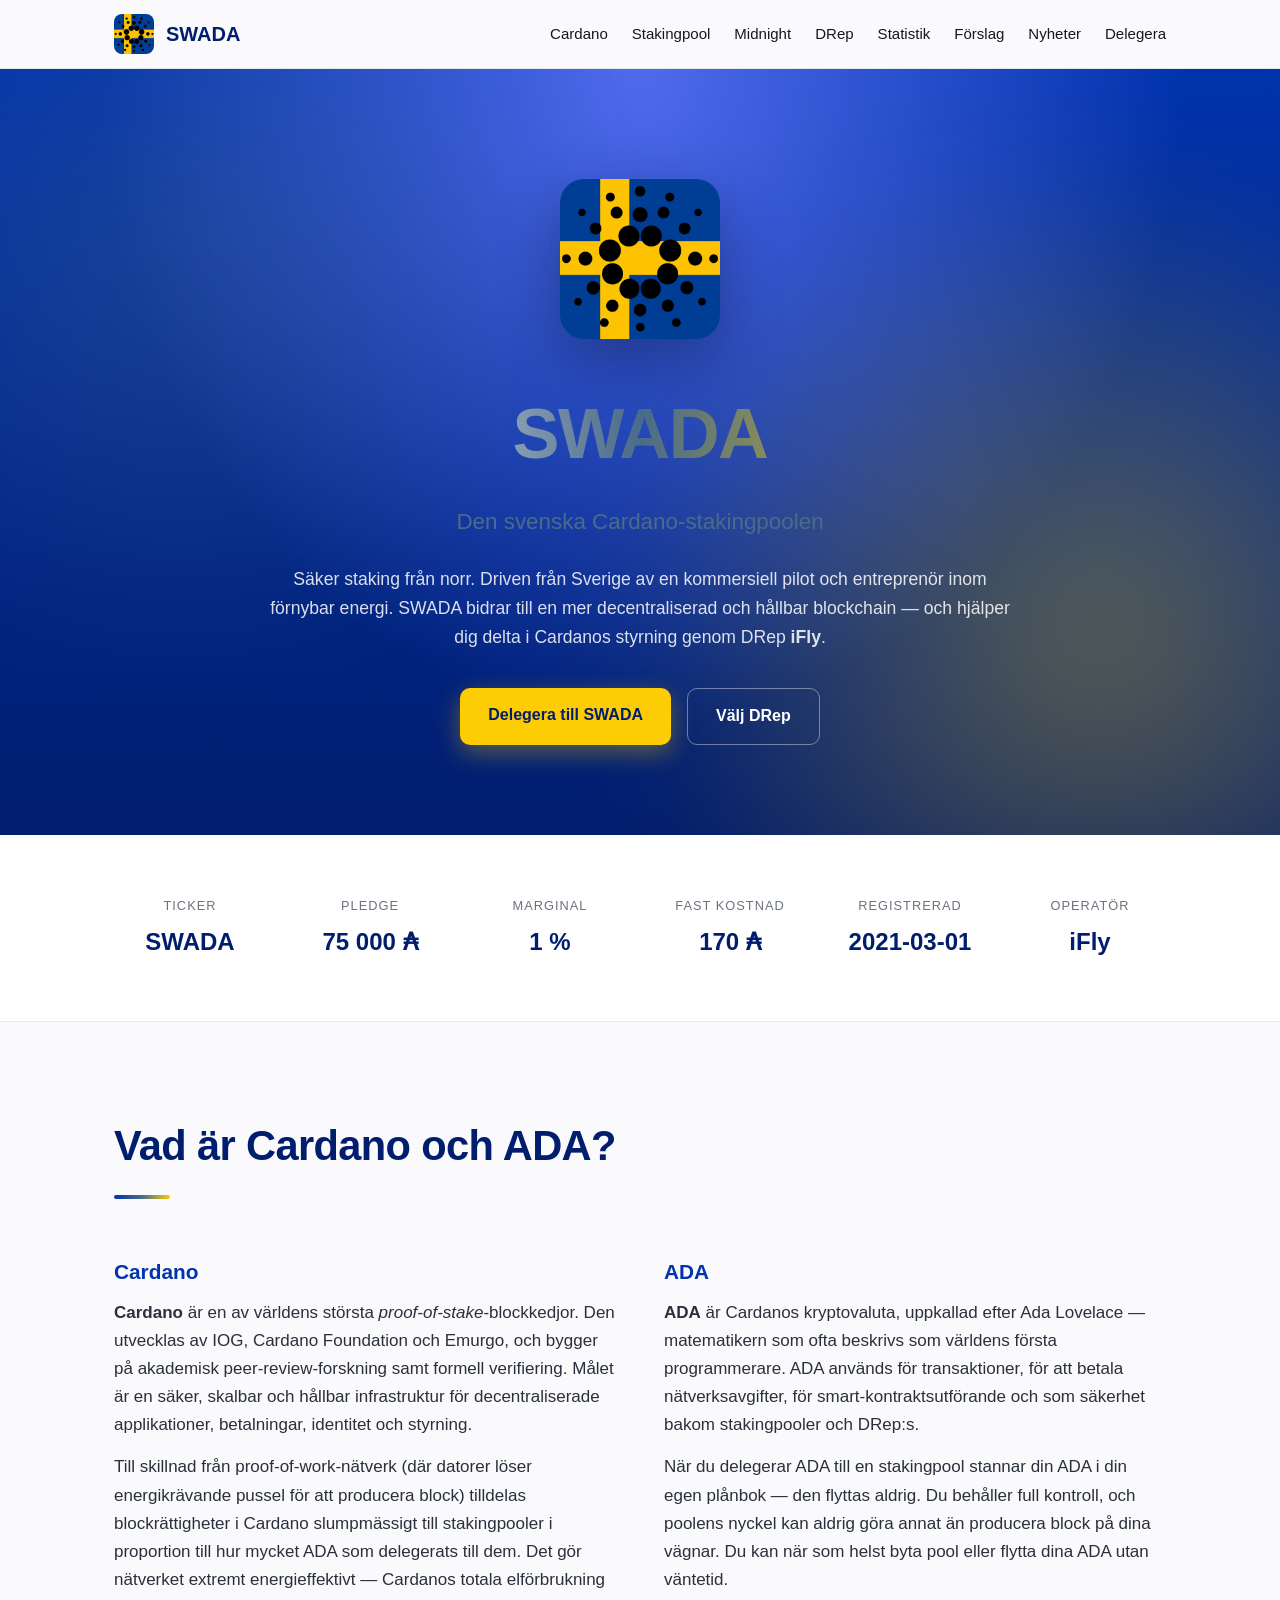
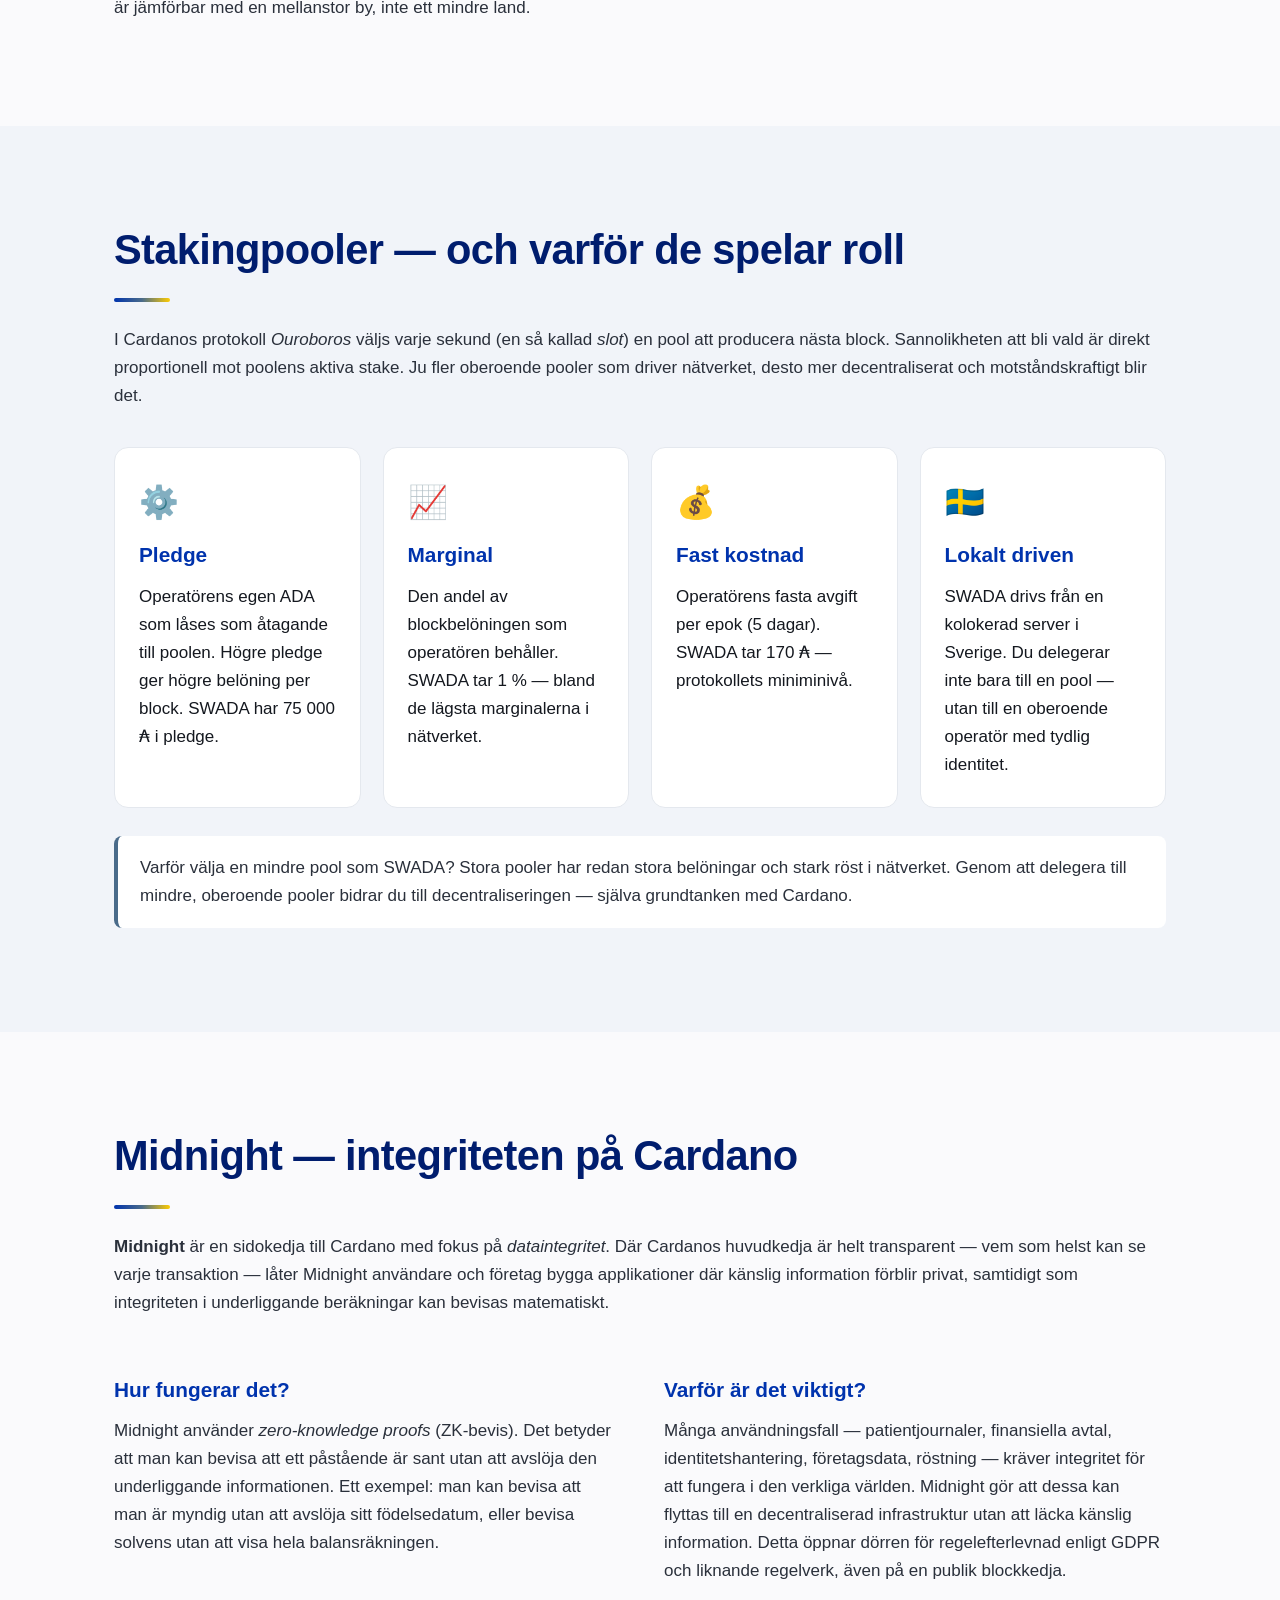
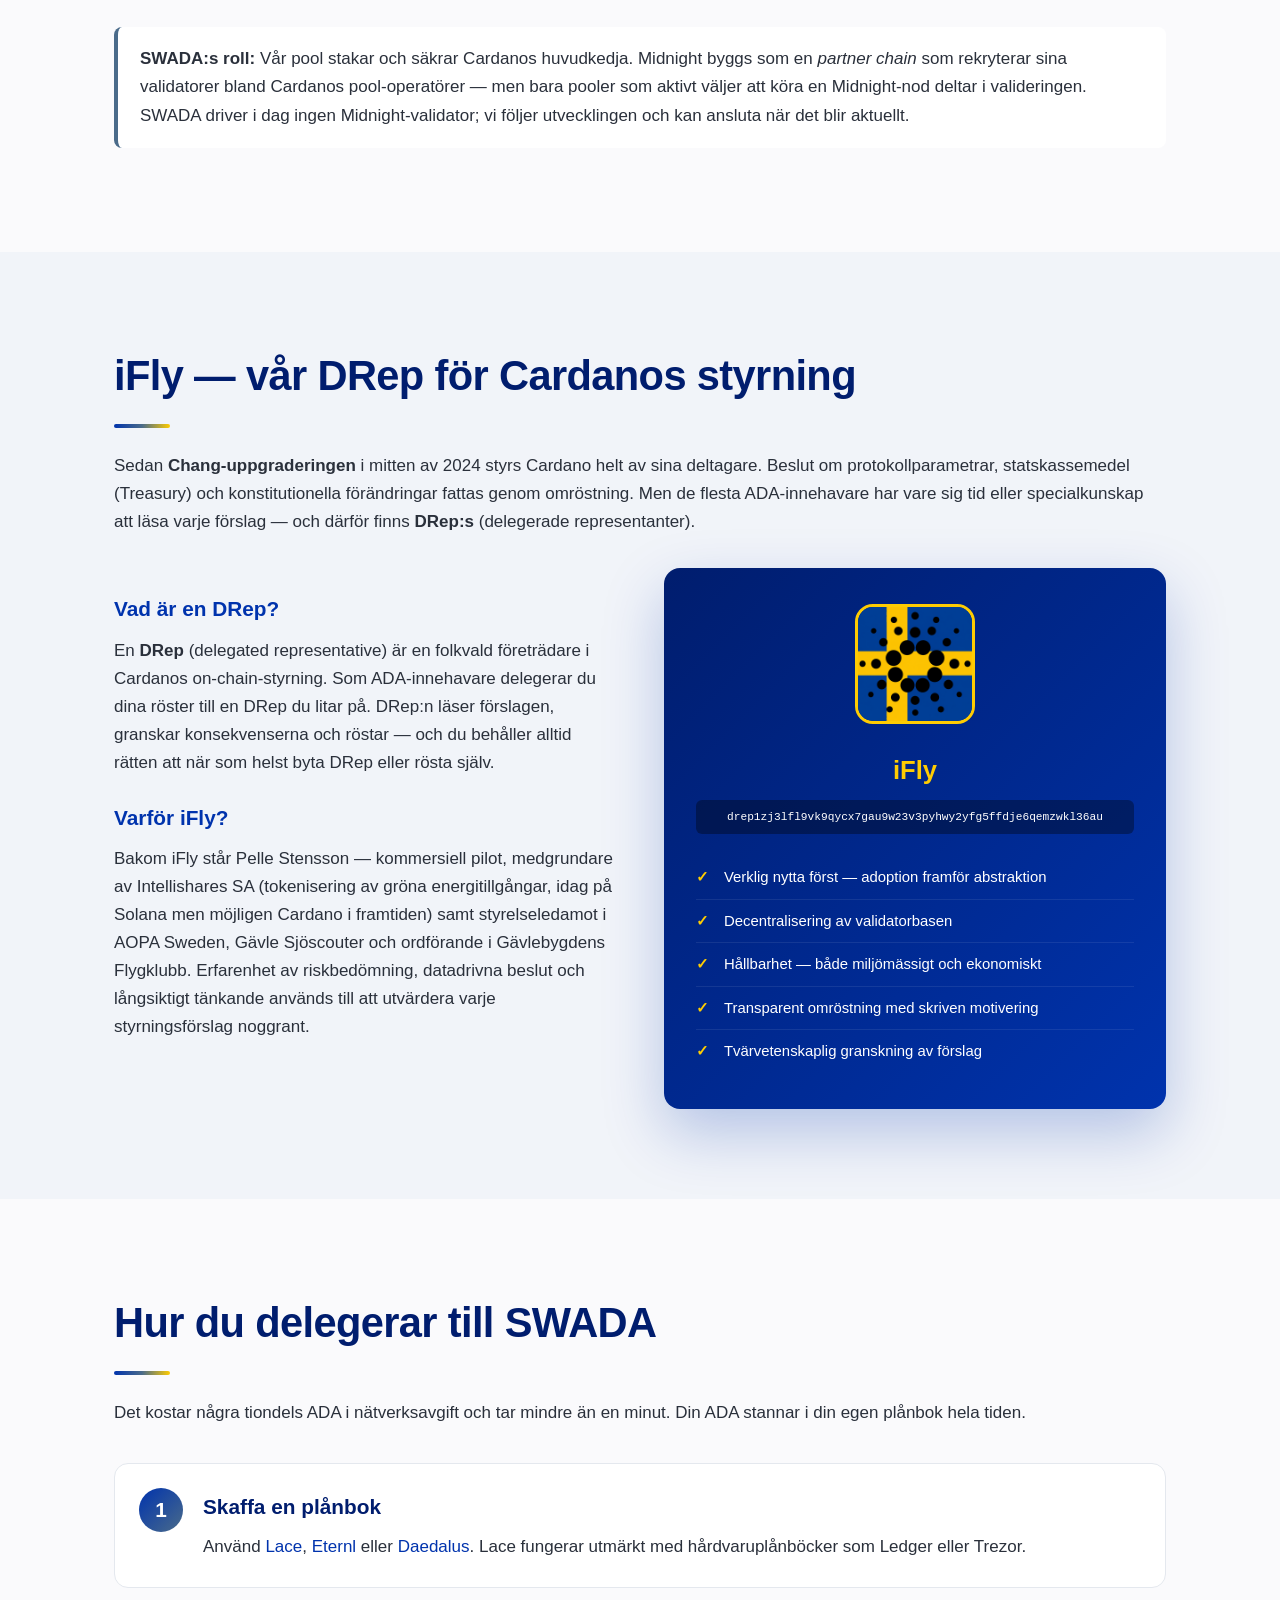
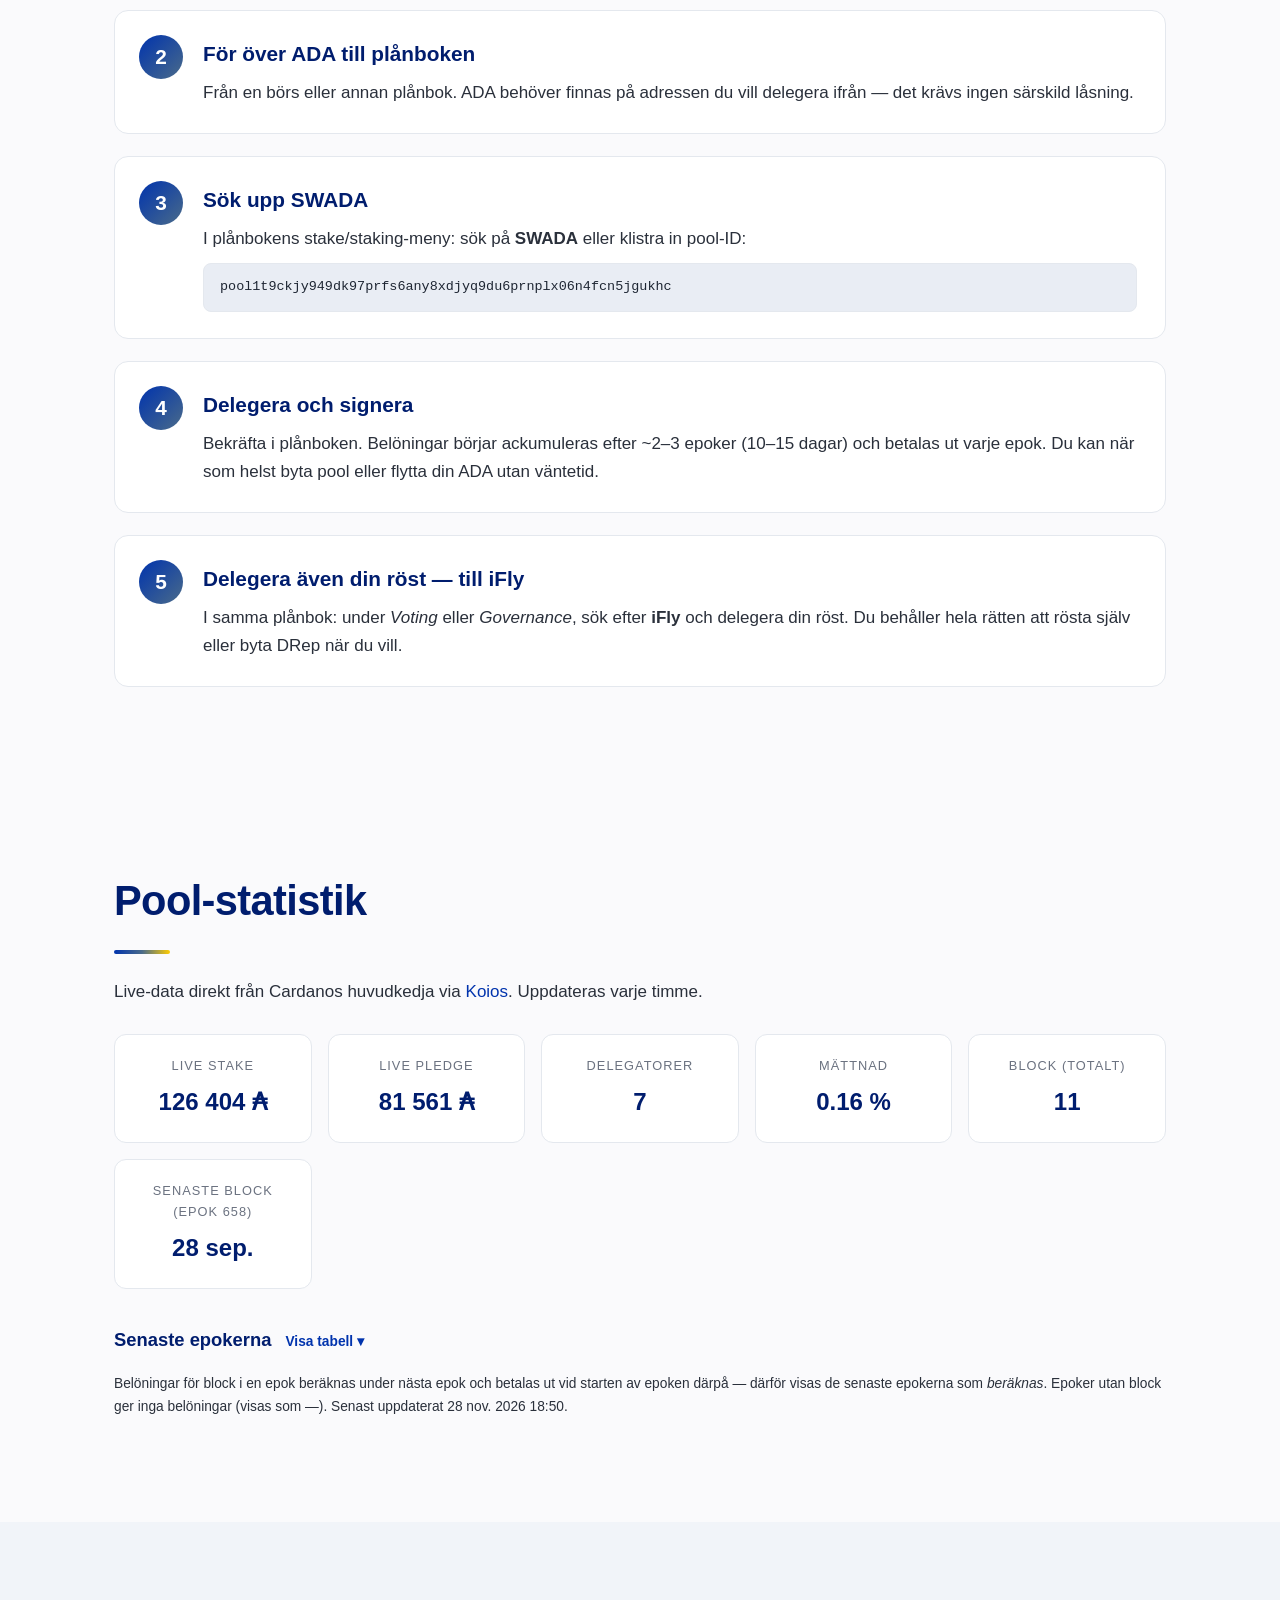
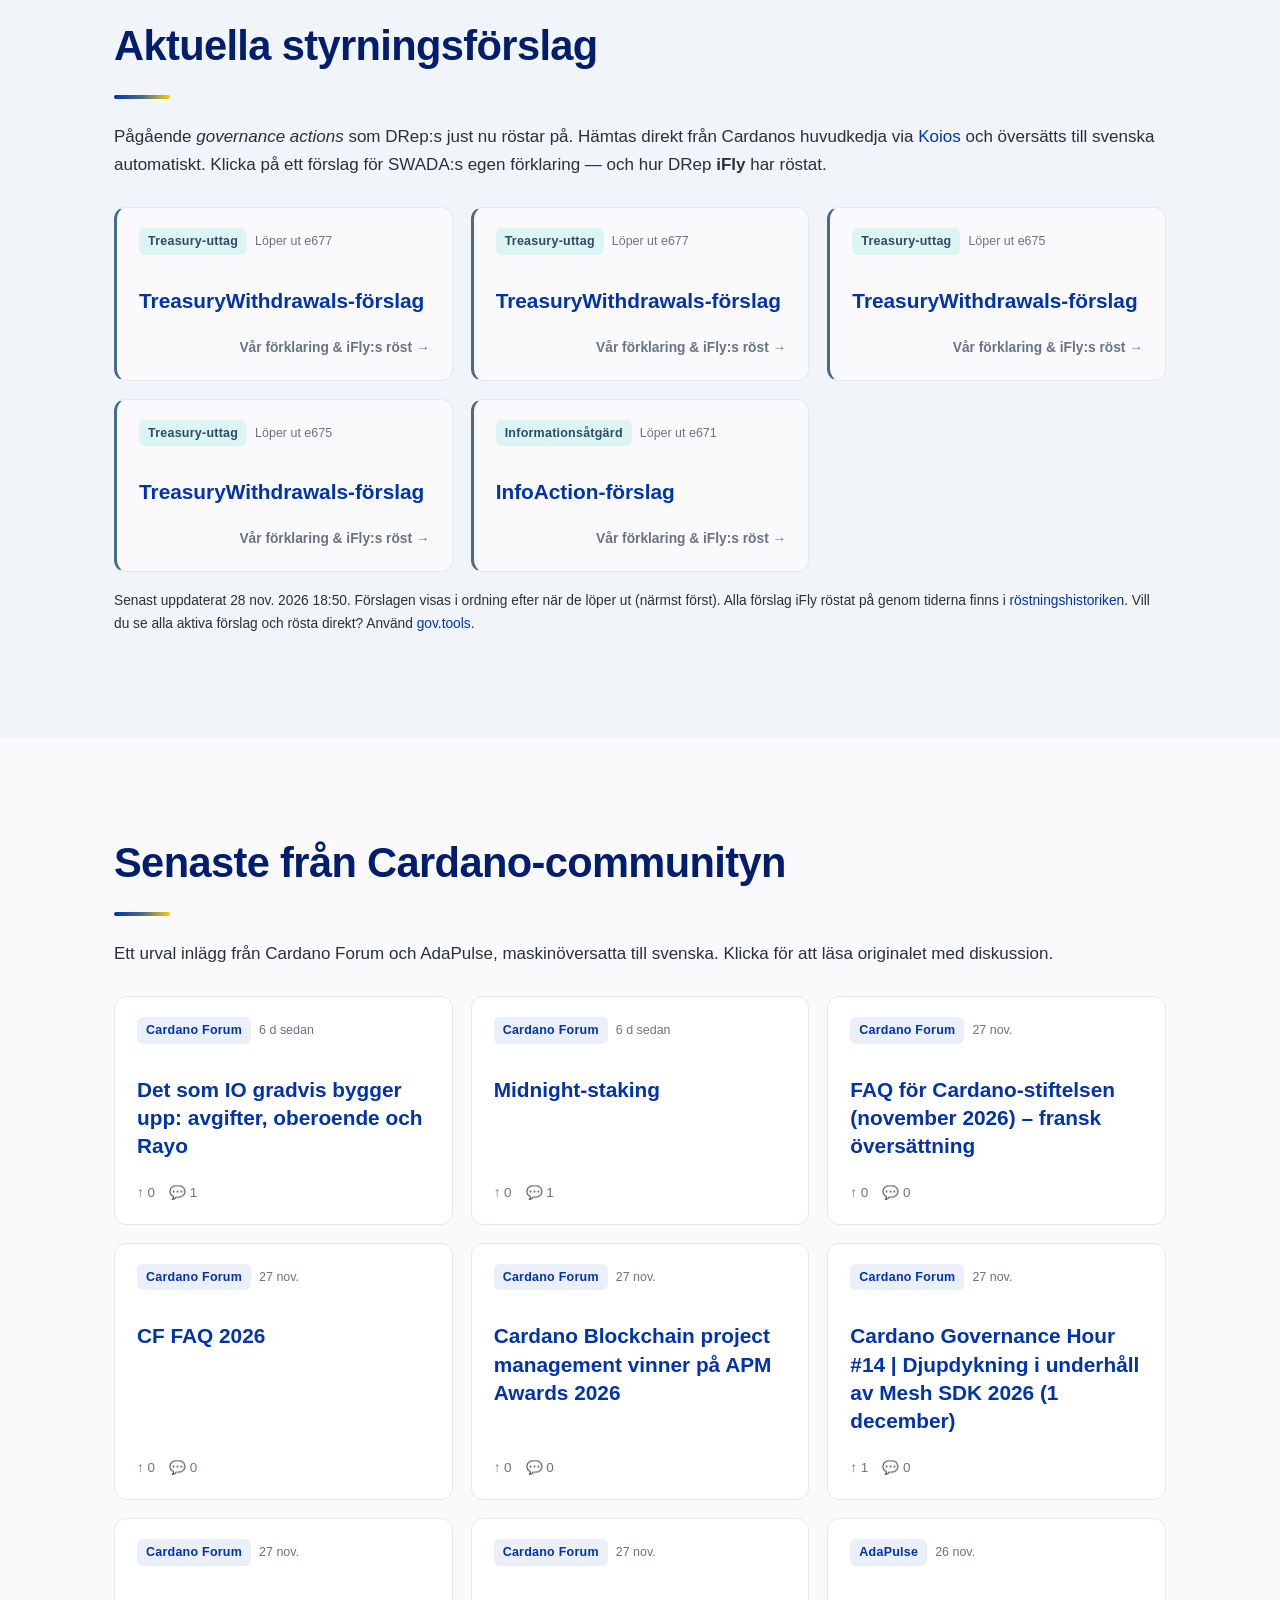
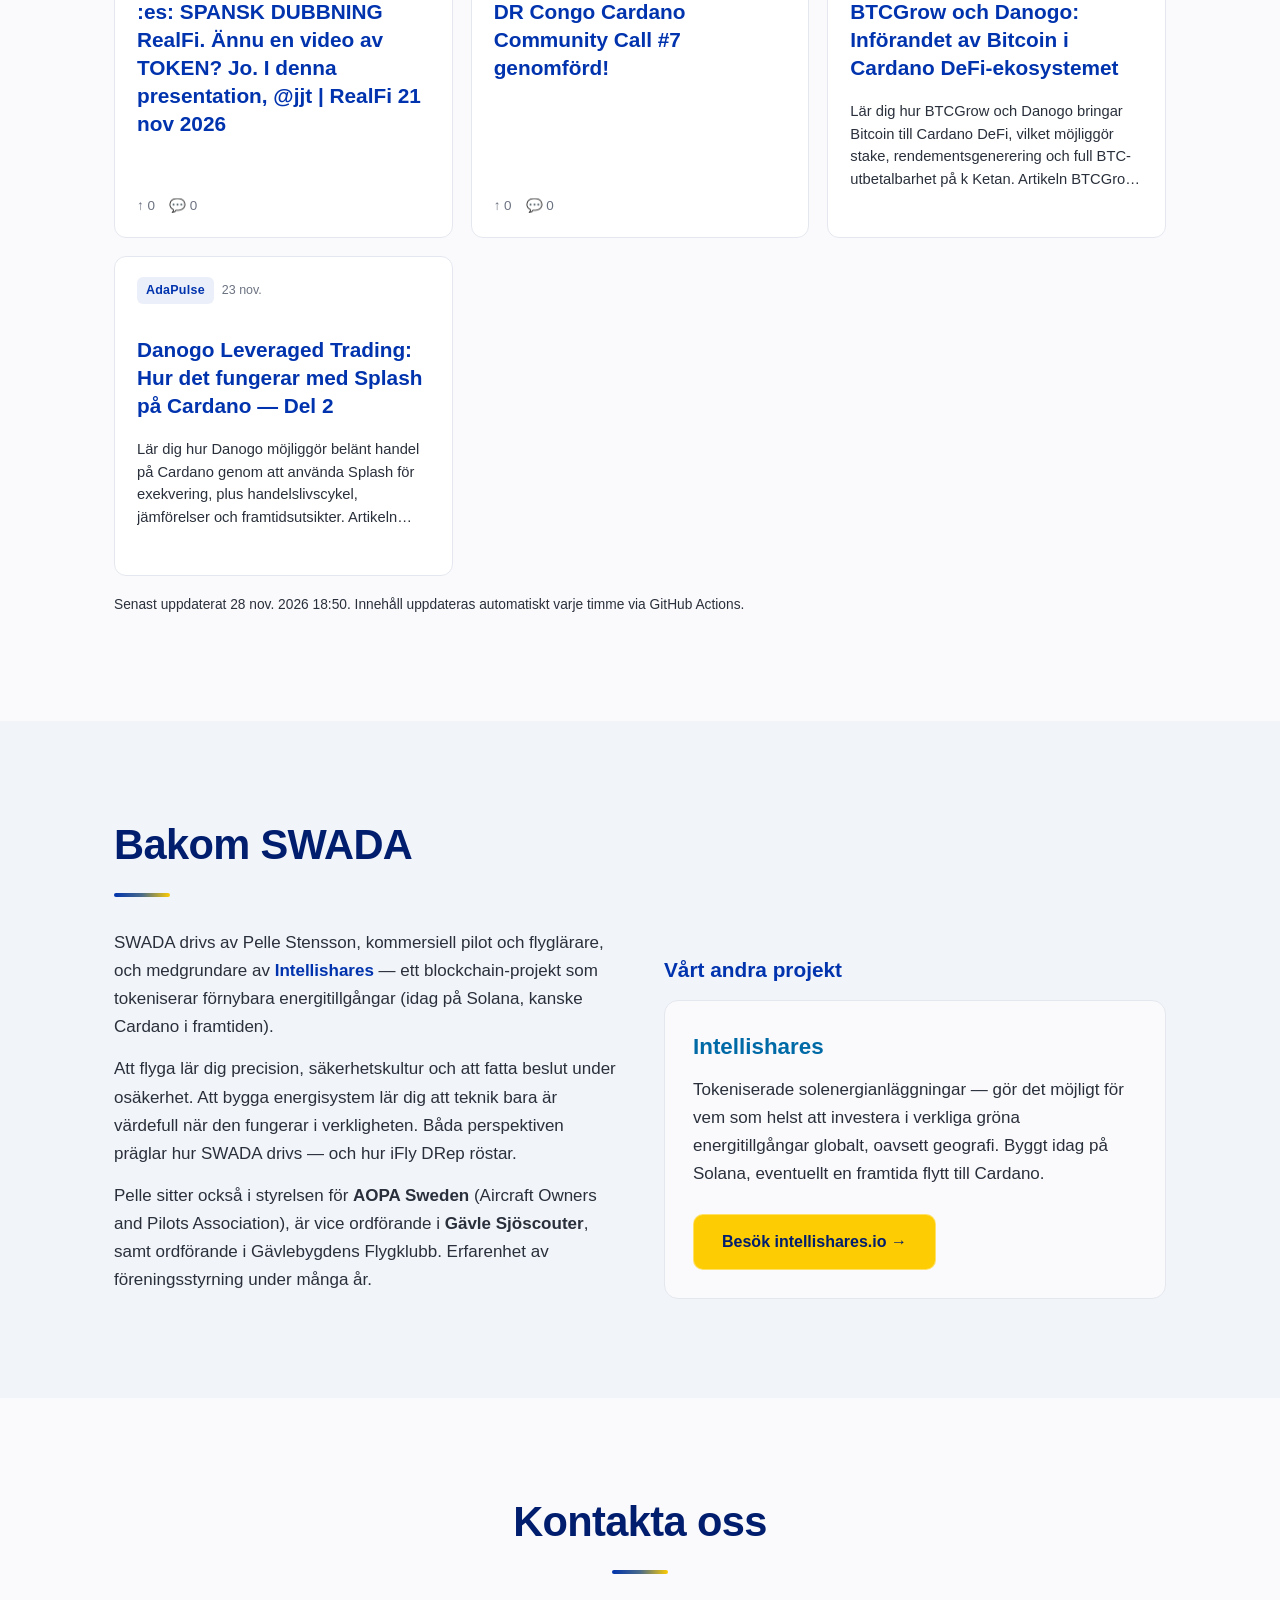
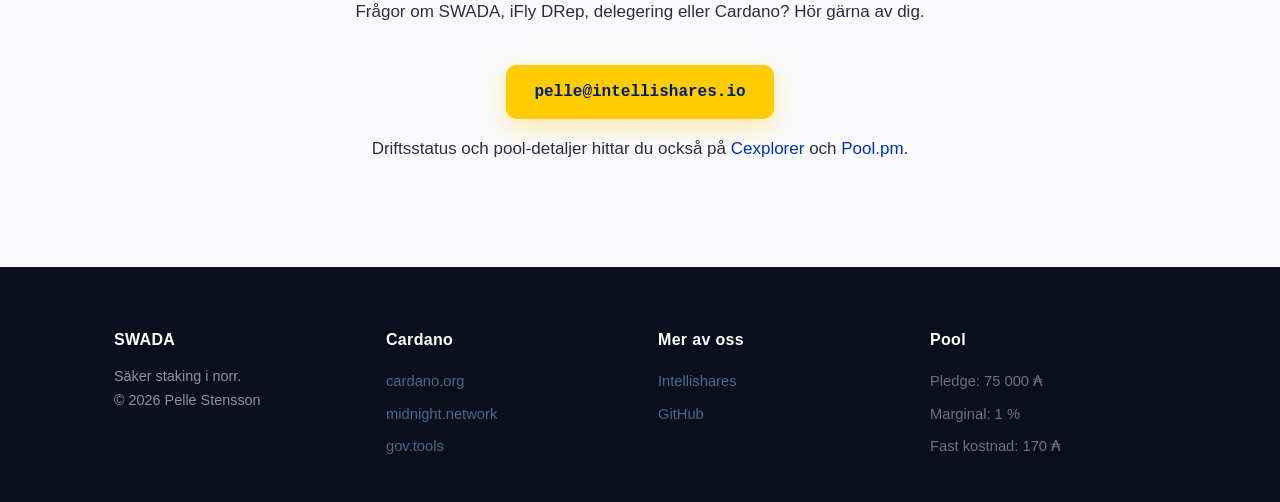
<file: index.html>
<!DOCTYPE html>
<html lang="sv">
<head>
  <meta charset="UTF-8">
  <meta name="viewport" content="width=device-width, initial-scale=1.0">
  <title>SWADA — Den svenska Cardano-poolen</title>
  <meta name="description" content="SWADA är en svensk Cardano-stakingpool driven av iFly DRep. Lär dig om ADA, Cardano, Midnight och hur du deltar i Cardanos decentraliserade styrning.">
  <meta property="og:title" content="SWADA — Den svenska Cardano-poolen">
  <meta property="og:description" content="Säker staking från norr. Driven av iFly DRep — kommersiell pilot och grönenergi-entreprenör.">
  <meta property="og:image" content="https://026ifly.github.io/swada/assets/iFly.png">
  <meta property="og:url" content="https://swada.se">
  <meta name="twitter:card" content="summary_large_image">
  <link rel="icon" type="image/png" href="/assets/iFly.png">
  <link rel="stylesheet" href="/styles.css">
</head>
<body>

<header class="nav">
  <div class="nav-inner">
    <a href="/" class="brand">
      <img src="/assets/iFly.png" alt="SWADA-logotyp" width="40" height="40">
      <span>SWADA</span>
    </a>
    <nav>
      <a href="#cardano">Cardano</a>
      <a href="#stakepool">Stakingpool</a>
      <a href="#midnight">Midnight</a>
      <a href="#drep">DRep</a>
      <a href="#performance">Statistik</a>
      <a href="#proposals">Förslag</a>
      <a href="#news">Nyheter</a>
      <a href="#delegera">Delegera</a>
    </nav>
  </div>
</header>

<section class="hero">
  <div class="hero-bg">
    <div class="hero-grid"></div>
  </div>
  <div class="hero-content">
    <img src="/assets/iFly.png" alt="SWADA-logotyp" class="hero-logo" width="160" height="160">
    <h1>SWADA</h1>
    <p class="tagline">Den svenska Cardano-stakingpoolen</p>
    <p class="lead">Säker staking från norr. Driven från Sverige av en kommersiell pilot och entreprenör inom förnybar energi. SWADA bidrar till en mer decentraliserad och hållbar blockchain — och hjälper dig delta i Cardanos styrning genom DRep <strong>iFly</strong>.</p>
    <div class="hero-cta">
      <a href="#delegera" class="btn btn-primary">Delegera till SWADA</a>
      <a href="#drep" class="btn btn-secondary">Välj DRep</a>
    </div>
  </div>
</section>

<section class="stats">
  <div class="container">
    <div class="stat-grid">
      <div class="stat">
        <span class="stat-label">Ticker</span>
        <span class="stat-value">SWADA</span>
      </div>
      <div class="stat">
        <span class="stat-label">Pledge</span>
        <span class="stat-value">75 000 ₳</span>
      </div>
      <div class="stat">
        <span class="stat-label">Marginal</span>
        <span class="stat-value">1 %</span>
      </div>
      <div class="stat">
        <span class="stat-label">Fast kostnad</span>
        <span class="stat-value">170 ₳</span>
      </div>
      <div class="stat">
        <span class="stat-label">Registrerad</span>
        <span class="stat-value">2021-03-01</span>
      </div>
      <div class="stat">
        <span class="stat-label">Operatör</span>
        <span class="stat-value">iFly</span>
      </div>
    </div>
  </div>
</section>

<section id="cardano" class="section">
  <div class="container">
    <h2>Vad är Cardano och ADA?</h2>
    <div class="two-col">
      <div>
        <h3>Cardano</h3>
        <p><strong>Cardano</strong> är en av världens största <em>proof-of-stake</em>-blockkedjor. Den utvecklas av IOG, Cardano Foundation och Emurgo, och bygger på akademisk peer-review-forskning samt formell verifiering. Målet är en säker, skalbar och hållbar infrastruktur för decentraliserade applikationer, betalningar, identitet och styrning.</p>
        <p>Till skillnad från proof-of-work-nätverk (där datorer löser energikrävande pussel för att producera block) tilldelas blockrättigheter i Cardano slumpmässigt till stakingpooler i proportion till hur mycket ADA som delegerats till dem. Det gör nätverket extremt energieffektivt — Cardanos totala elförbrukning är jämförbar med en mellanstor by, inte ett mindre land.</p>
      </div>
      <div>
        <h3>ADA</h3>
        <p><strong>ADA</strong> är Cardanos kryptovaluta, uppkallad efter Ada Lovelace — matematikern som ofta beskrivs som världens första programmerare. ADA används för transaktioner, för att betala nätverksavgifter, för smart-kontraktsutförande och som säkerhet bakom stakingpooler och DRep:s.</p>
        <p>När du delegerar ADA till en stakingpool stannar din ADA i din egen plånbok — den flyttas aldrig. Du behåller full kontroll, och poolens nyckel kan aldrig göra annat än producera block på dina vägnar. Du kan när som helst byta pool eller flytta dina ADA utan väntetid.</p>
      </div>
    </div>
  </div>
</section>

<section id="stakepool" class="section section-alt">
  <div class="container">
    <h2>Stakingpooler — och varför de spelar roll</h2>
    <p>I Cardanos protokoll <em>Ouroboros</em> väljs varje sekund (en så kallad <em>slot</em>) en pool att producera nästa block. Sannolikheten att bli vald är direkt proportionell mot poolens aktiva stake. Ju fler oberoende pooler som driver nätverket, desto mer decentraliserat och motståndskraftigt blir det.</p>

    <div class="cards">
      <div class="card">
        <div class="card-icon">⚙️</div>
        <h3>Pledge</h3>
        <p>Operatörens egen ADA som låses som åtagande till poolen. Högre pledge ger högre belöning per block. SWADA har 75 000 ₳ i pledge.</p>
      </div>
      <div class="card">
        <div class="card-icon">📈</div>
        <h3>Marginal</h3>
        <p>Den andel av blockbelöningen som operatören behåller. SWADA tar 1 % — bland de lägsta marginalerna i nätverket.</p>
      </div>
      <div class="card">
        <div class="card-icon">💰</div>
        <h3>Fast kostnad</h3>
        <p>Operatörens fasta avgift per epok (5 dagar). SWADA tar 170 ₳ — protokollets miniminivå.</p>
      </div>
      <div class="card">
        <div class="card-icon">🇸🇪</div>
        <h3>Lokalt driven</h3>
        <p>SWADA drivs från en kolokerad server i Sverige. Du delegerar inte bara till en pool — utan till en oberoende operatör med tydlig identitet.</p>
      </div>
    </div>

    <p class="note">Varför välja en mindre pool som SWADA? Stora pooler har redan stora belöningar och stark röst i nätverket. Genom att delegera till mindre, oberoende pooler bidrar du till decentraliseringen — själva grundtanken med Cardano.</p>
  </div>
</section>

<section id="midnight" class="section">
  <div class="container">
    <h2>Midnight — integriteten på Cardano</h2>
    <p><strong>Midnight</strong> är en sidokedja till Cardano med fokus på <em>data­integritet</em>. Där Cardanos huvudkedja är helt transparent — vem som helst kan se varje transaktion — låter Midnight användare och företag bygga applikationer där känslig information förblir privat, samtidigt som integriteten i underliggande beräkningar kan bevisas matematiskt.</p>

    <div class="two-col">
      <div>
        <h3>Hur fungerar det?</h3>
        <p>Midnight använder <em>zero-knowledge proofs</em> (ZK-bevis). Det betyder att man kan bevisa att ett påstående är sant utan att avslöja den underliggande informationen. Ett exempel: man kan bevisa att man är myndig utan att avslöja sitt födelsedatum, eller bevisa solvens utan att visa hela balansräkningen.</p>
      </div>
      <div>
        <h3>Varför är det viktigt?</h3>
        <p>Många användningsfall — patientjournaler, finansiella avtal, identitetshantering, företagsdata, röstning — kräver integritet för att fungera i den verkliga världen. Midnight gör att dessa kan flyttas till en decentraliserad infrastruktur utan att läcka känslig information. Detta öppnar dörren för regelefterlevnad enligt GDPR och liknande regelverk, även på en publik blockkedja.</p>
      </div>
    </div>

    <p class="note"><strong>SWADA:s roll:</strong> Vår pool stakar och säkrar Cardanos huvudkedja. Midnight byggs som en <em>partner chain</em> som rekryterar sina validatorer bland Cardanos pool-operatörer — men bara pooler som aktivt väljer att köra en Midnight-nod deltar i valideringen. SWADA driver i dag ingen Midnight-validator; vi följer utvecklingen och kan ansluta när det blir aktuellt.</p>
  </div>
</section>

<section id="drep" class="section section-alt">
  <div class="container">
    <h2>iFly — vår DRep för Cardanos styrning</h2>
    <p>Sedan <strong>Chang-uppgraderingen</strong> i mitten av 2024 styrs Cardano helt av sina deltagare. Beslut om protokollparametrar, statskassemedel (Treasury) och konstitutionella förändringar fattas genom omröstning. Men de flesta ADA-innehavare har vare sig tid eller specialkunskap att läsa varje förslag — och därför finns <strong>DRep:s</strong> (delegerade representanter).</p>

    <div class="two-col">
      <div>
        <h3>Vad är en DRep?</h3>
        <p>En <strong>DRep</strong> (delegated representative) är en folkvald företrädare i Cardanos on-chain-styrning. Som ADA-innehavare delegerar du dina röster till en DRep du litar på. DRep:n läser förslagen, granskar konsekvenserna och röstar — och du behåller alltid rätten att när som helst byta DRep eller rösta själv.</p>

        <h3>Varför iFly?</h3>
        <p>Bakom iFly står Pelle Stensson — kommersiell pilot, medgrundare av Intellishares SA (tokenisering av gröna energitillgångar, idag på Solana men möjligen Cardano i framtiden) samt styrelseledamot i AOPA Sweden, Gävle Sjöscouter och ordförande i Gävlebygdens Flygklubb. Erfarenhet av riskbedömning, datadrivna beslut och långsiktigt tänkande används till att utvärdera varje styrningsförslag noggrant.</p>
      </div>
      <div class="drep-card">
        <img src="/assets/iFly.png" alt="iFly DRep-logotyp" class="drep-logo" width="120" height="120">
        <h4>iFly</h4>
        <p class="drep-id">drep1zj3lfl9vk9qycx7gau9w23v3pyhwy2yfg5ffdje6qemzwkl36au</p>
        <ul class="drep-principles">
          <li>Verklig nytta först — adoption framför abstraktion</li>
          <li>Decentralisering av validator­basen</li>
          <li>Hållbarhet — både miljömässigt och ekonomiskt</li>
          <li>Transparent omröstning med skriven motivering</li>
          <li>Tvärvetenskaplig granskning av förslag</li>
        </ul>
      </div>
    </div>
  </div>
</section>

<section id="delegera" class="section">
  <div class="container">
    <h2>Hur du delegerar till SWADA</h2>
    <p>Det kostar några tiondels ADA i nätverksavgift och tar mindre än en minut. Din ADA stannar i din egen plånbok hela tiden.</p>

    <div class="steps">
      <div class="step">
        <span class="step-num">1</span>
        <h3>Skaffa en plånbok</h3>
        <p>Använd <a href="https://www.lace.io/" target="_blank" rel="noopener">Lace</a>, <a href="https://eternl.io/" target="_blank" rel="noopener">Eternl</a> eller <a href="https://daedaluswallet.io/" target="_blank" rel="noopener">Daedalus</a>. Lace fungerar utmärkt med hårdvaru­plånböcker som Ledger eller Trezor.</p>
      </div>
      <div class="step">
        <span class="step-num">2</span>
        <h3>För över ADA till plånboken</h3>
        <p>Från en börs eller annan plånbok. ADA behöver finnas på adressen du vill delegera ifrån — det krävs ingen särskild låsning.</p>
      </div>
      <div class="step">
        <span class="step-num">3</span>
        <h3>Sök upp SWADA</h3>
        <p>I plånbokens stake/staking-meny: sök på <strong>SWADA</strong> eller klistra in pool-ID:</p>
        <pre>pool1t9ckjy949dk97prfs6any8xdjyq9du6prnplx06n4fcn5jgukhc</pre>
      </div>
      <div class="step">
        <span class="step-num">4</span>
        <h3>Delegera och signera</h3>
        <p>Bekräfta i plånboken. Belöningar börjar ackumuleras efter ~2–3 epoker (10–15 dagar) och betalas ut varje epok. Du kan när som helst byta pool eller flytta din ADA utan väntetid.</p>
      </div>
      <div class="step">
        <span class="step-num">5</span>
        <h3>Delegera även din röst — till iFly</h3>
        <p>I samma plånbok: under <em>Voting</em> eller <em>Governance</em>, sök efter <strong>iFly</strong> och delegera din röst. Du behåller hela rätten att rösta själv eller byta DRep när du vill.</p>
      </div>
    </div>
  </div>
</section>

<section id="performance" class="section">
  <div class="container">
    <h2>Pool-statistik</h2>
    <p>Live-data direkt från Cardanos huvudkedja via <a href="https://api.koios.rest" target="_blank" rel="noopener">Koios</a>. Uppdateras varje timme.</p>
    <div id="perf-summary" class="stat-grid perf-grid">
      <p class="muted feed-loading" style="grid-column: 1 / -1;">Laddar pool-data…</p>
    </div>
    <details class="epochs-toggle">
      <summary><span class="subhdr">Senaste epokerna</span><span class="toggle-hint">Visa tabell ▾</span></summary>
      <div id="perf-epochs" class="perf-table-wrap">
        <p class="muted feed-loading">Laddar epokhistorik…</p>
      </div>
    </details>
    <p class="feed-meta">Belöningar för block i en epok beräknas under nästa epok och betalas ut vid starten av epoken därpå — därför visas de senaste epokerna som <em>beräknas</em>. Epoker utan block ger inga belöningar (visas som —). Senast uppdaterat <span id="perf-updated">—</span>.</p>
  </div>
</section>

<section id="proposals" class="section section-alt">
  <div class="container">
    <h2>Aktuella styrningsförslag</h2>
    <p>Pågående <em>governance actions</em> som DRep:s just nu röstar på. Hämtas direkt från Cardanos huvudkedja via <a href="https://api.koios.rest" target="_blank" rel="noopener">Koios</a> och översätts till svenska automatiskt. Klicka på ett förslag för SWADA:s egen förklaring — och hur DRep <strong>iFly</strong> har röstat.</p>
    <div id="proposals-list" class="feed">
      <p class="muted feed-loading">Laddar förslag…</p>
    </div>
    <p class="feed-meta">Senast uppdaterat <span id="proposals-updated">—</span>. Förslagen visas i ordning efter när de löper ut (närmst först). Alla förslag iFly röstat på genom tiderna finns i <a href="/rostningar">röstningshistoriken</a>. Vill du se alla aktiva förslag och rösta direkt? Använd <a href="https://gov.tools" target="_blank" rel="noopener">gov.tools</a>.</p>
  </div>
</section>

<section id="news" class="section">
  <div class="container">
    <h2>Senaste från Cardano-communityn</h2>
    <p>Ett urval inlägg från Cardano Forum och AdaPulse, maskinöversatta till svenska. Klicka för att läsa originalet med diskussion.</p>
    <div id="news-list" class="feed">
      <p class="muted feed-loading">Laddar nyheter…</p>
    </div>
    <p class="feed-meta">Senast uppdaterat <span id="news-updated">—</span>. Innehåll uppdateras automatiskt varje timme via GitHub Actions.</p>
  </div>
</section>

<section id="om" class="section section-alt">
  <div class="container">
    <h2>Bakom SWADA</h2>
    <div class="two-col">
      <div>
        <p>SWADA drivs av Pelle Stensson, kommersiell pilot och flyglärare, och medgrundare av <a href="https://intellishares.io" target="_blank" rel="noopener"><strong>Intellishares</strong></a> — ett blockchain-projekt som tokeniserar förnybara energi­tillgångar (idag på Solana, kanske Cardano i framtiden).</p>
        <p>Att flyga lär dig precision, säkerhetskultur och att fatta beslut under osäkerhet. Att bygga energisystem lär dig att teknik bara är värdefull när den fungerar i verkligheten. Båda perspektiven präglar hur SWADA drivs — och hur iFly DRep röstar.</p>
        <p>Pelle sitter också i styrelsen för <strong>AOPA Sweden</strong> (Aircraft Owners and Pilots Association), är vice ordförande i <strong>Gävle Sjöscouter</strong>, samt ordförande i Gävlebygdens Flygklubb. Erfarenhet av föreningsstyrning under många år.</p>
      </div>
      <div>
        <h3>Vårt andra projekt</h3>
        <div class="project-card">
          <h4>Intellishares</h4>
          <p>Tokeniserade solenergi­anläggningar — gör det möjligt för vem som helst att investera i verkliga gröna energitillgångar globalt, oavsett geografi. Byggt idag på Solana, eventuellt en framtida flytt till Cardano.</p>
          <a href="https://intellishares.io" target="_blank" rel="noopener" class="btn btn-secondary">Besök intellishares.io →</a>
        </div>
      </div>
    </div>
  </div>
</section>

<section id="kontakt" class="section">
  <div class="container contact-section">
    <h2>Kontakta oss</h2>
    <p>Frågor om SWADA, iFly DRep, delegering eller Cardano? Hör gärna av dig.</p>
    <a href="mailto:pelle@intellishares.io" class="btn btn-primary contact-btn">pelle@intellishares.io</a>
    <p class="muted">Driftsstatus och pool-detaljer hittar du också på <a href="https://cexplorer.io/pool/pool1t9ckjy949dk97prfs6any8xdjyq9du6prnplx06n4fcn5jgukhc" target="_blank" rel="noopener">Cexplorer</a> och <a href="https://pool.pm/pool1t9ckjy949dk97prfs6any8xdjyq9du6prnplx06n4fcn5jgukhc" target="_blank" rel="noopener">Pool.pm</a>.</p>
  </div>
</section>

<footer>
  <div class="container footer-inner">
    <div class="footer-col">
      <strong>SWADA</strong>
      <p>Säker staking i norr.</p>
      <p class="muted">© 2026 Pelle Stensson</p>
    </div>
    <div class="footer-col">
      <strong>Cardano</strong>
      <ul>
        <li><a href="https://cardano.org" target="_blank" rel="noopener">cardano.org</a></li>
        <li><a href="https://midnight.network" target="_blank" rel="noopener">midnight.network</a></li>
        <li><a href="https://gov.tools" target="_blank" rel="noopener">gov.tools</a></li>
      </ul>
    </div>
    <div class="footer-col">
      <strong>Mer av oss</strong>
      <ul>
        <li><a href="https://intellishares.io" target="_blank" rel="noopener">Intellishares</a></li>
        <li><a href="https://github.com/026iFly/swada" target="_blank" rel="noopener">GitHub</a></li>
      </ul>
    </div>
    <div class="footer-col">
      <strong>Pool</strong>
      <ul class="muted small">
        <li>Pledge: 75 000 ₳</li>
        <li>Marginal: 1 %</li>
        <li>Fast kostnad: 170 ₳</li>
      </ul>
    </div>
  </div>
</footer>

<script>
  // Render news + proposals feeds from build-time JSON.
  const fmtDate = (iso) => {
    if (!iso) return "";
    const d = new Date(iso);
    return d.toLocaleString("sv-SE", { day: "numeric", month: "short", year: "numeric", hour: "2-digit", minute: "2-digit" });
  };

  const fmtRelDate = (iso) => {
    if (!iso) return "";
    const d = new Date(iso);
    const sec = Math.floor((Date.now() - d) / 1000);
    if (sec < 3600) return `${Math.floor(sec / 60)} min sedan`;
    if (sec < 86400) return `${Math.floor(sec / 3600)} h sedan`;
    if (sec < 7 * 86400) return `${Math.floor(sec / 86400)} d sedan`;
    return d.toLocaleDateString("sv-SE", { day: "numeric", month: "short" });
  };

  const escape = (s) => String(s ?? "").replace(/[&<>"']/g, (c) => ({"&":"&amp;","<":"&lt;",">":"&gt;",'"':"&quot;","'":"&#39;"}[c]));

  const trimTo = (s, n) => {
    if (!s) return "";
    if (s.length <= n) return s;
    return s.slice(0, n).replace(/\s+\S*$/, "") + "…";
  };

  function renderNews(items) {
    if (!items?.length) return '<p class="muted">Inga nyheter att visa just nu.</p>';
    return items.map((n) => {
      const title = n.title_sv || n.title_en;
      const lang = n.title_sv ? "sv" : "en";
      const summary = trimTo(n.summary_sv || n.summary_en || "", 220);
      return `
        <a class="feed-card" href="${escape(n.url)}" target="_blank" rel="noopener">
          <div class="feed-card-meta">
            <span class="feed-source">${escape(n.source || "")}</span>
            <span class="feed-date">${escape(fmtRelDate(n.date))}</span>
            ${lang === "en" ? '<span class="feed-lang">EN</span>' : ""}
          </div>
          <h3 class="feed-title">${escape(title)}</h3>
          ${summary ? `<p class="feed-summary">${escape(summary)}</p>` : ""}
          <div class="feed-stats">
            ${n.score != null ? `<span>↑ ${n.score}</span>` : ""}
            ${n.comments != null ? `<span>💬 ${n.comments}</span>` : ""}
          </div>
        </a>`;
    }).join("");
  }

  const voteBadge = (vote) => {
    const map = {
      "Yes": ["vote-yes", "Röstade JA"],
      "No": ["vote-no", "Röstade NEJ"],
      "Abstain": ["vote-abstain", "AVSTOD"],
    };
    const [cls, label] = map[vote] || ["vote-abstain", escape(vote)];
    return `<span class="vote-badge ${cls}">${label}</span>`;
  };

  function renderProposals(items) {
    if (!items?.length) return '<p class="muted">Inga aktiva förslag.</p>';
    const typeLabels = {
      "TreasuryWithdrawals": "Treasury-uttag",
      "ParameterChange": "Parameterändring",
      "HardForkInitiation": "Hard fork",
      "InfoAction": "Informationsåtgärd",
      "NewConstitution": "Ny konstitution",
      "NoConfidence": "Misstroende",
      "NewCommittee": "Ny kommitté",
    };
    return items.map((p) => {
      const title = p.title_sv || p.title_en;
      const lang = p.title_sv ? "sv" : "en";
      const summary = trimTo(p.summary_sv || p.summary_en || "", 260);
      const typeLabel = typeLabels[p.type] || p.type;
      const vote = p.ifly_vote;
      return `
        <a class="feed-card proposal-card" href="/forslag?id=${encodeURIComponent(p.proposal_id)}">
          <div class="feed-card-meta">
            <span class="feed-source proposal-type">${escape(typeLabel)}</span>
            <span class="feed-date">Löper ut e${escape(p.expiration_epoch)}</span>
            ${vote ? voteBadge(vote.vote) : ""}
            ${lang === "en" ? '<span class="feed-lang">EN</span>' : ""}
          </div>
          <h3 class="feed-title">${escape(title)}</h3>
          ${summary ? `<p class="feed-summary">${escape(summary)}</p>` : ""}
          <div class="feed-stats">
            <span class="proposal-link">Vår förklaring & iFly:s röst →</span>
          </div>
        </a>`;
    }).join("");
  }

  async function loadFeed(file, target, updatedTarget, renderer) {
    try {
      const r = await fetch(file, { cache: "no-cache" });
      if (!r.ok) throw new Error(`HTTP ${r.status}`);
      const j = await r.json();
      document.getElementById(target).innerHTML = renderer(j.items || []);
      if (j.fetched_at) {
        document.getElementById(updatedTarget).textContent = fmtDate(j.fetched_at);
      }
    } catch (e) {
      document.getElementById(target).innerHTML =
        `<p class="muted">Kunde inte ladda innehållet (${escape(e.message)}).</p>`;
    }
  }

  const ada = (lov) => {
    if (lov == null) return "—";
    const n = Number(lov) / 1_000_000;
    return n.toLocaleString("sv-SE", { maximumFractionDigits: 0 }) + " ₳";
  };

  // Koios returns saturation/ROS already in percent units, e.g. 0.16 means 0.16 %.
  const pct = (v) => {
    if (v == null) return "—";
    return Number(v).toFixed(2) + " %";
  };

  function renderPerf(stats) {
    if (!stats || !stats.summary) {
      document.getElementById("perf-summary").innerHTML =
        '<p class="muted" style="grid-column: 1/-1;">Pool-data inte tillgänglig just nu.</p>';
      document.getElementById("perf-epochs").innerHTML = "";
      return;
    }
    const s = stats.summary;
    const latestBlock = (stats.recent_blocks || [])[0];
    const cards = [
      { label: "Live stake", value: ada(s.live_stake) },
      { label: "Live pledge", value: ada(s.live_pledge) },
      { label: "Delegatorer", value: s.live_delegators ?? "—" },
      { label: "Mättnad", value: pct(s.live_saturation) },
      { label: "Block (totalt)", value: s.block_count ?? "—" },
      latestBlock
        ? { label: `Senaste block (epok ${latestBlock.epoch_no})`,
            value: new Date(latestBlock.block_time * 1000).toLocaleDateString("sv-SE", { day: "numeric", month: "short" }) }
        : { label: "Aktiv stake", value: ada(s.active_stake) },
    ];
    document.getElementById("perf-summary").innerHTML = cards.map((c) => `
      <div class="stat perf-stat">
        <span class="stat-label">${escape(c.label)}</span>
        <span class="stat-value">${escape(c.value)}</span>
      </div>
    `).join("");

    const epochs = stats.epochs || [];
    if (!epochs.length) {
      document.getElementById("perf-epochs").innerHTML =
        '<p class="muted">Ingen epokhistorik att visa.</p>';
      return;
    }

    // pool_history excludes the in-progress epoch, so the newest row is
    // currentEpoch - 1 unless the API told us the tip epoch directly.
    const currentEpoch = stats.current_epoch ?? (epochs[0].epoch_no + 1);
    const blocksThisEpoch = (stats.recent_blocks || [])
      .filter((b) => b.epoch_no === currentEpoch).length;

    // Rewards for epoch N are only final once epoch N+1 has ended. Before
    // that Koios reports zeros/nulls, which we must not show as "0 ₳".
    const rewardsSettled = (e) =>
      e.epoch_no <= currentEpoch - 2 && e.deleg_rewards != null && e.pool_fees != null;

    const rewardCells = (e) => {
      if (rewardsSettled(e)) {
        return `<td>${escape(ada(e.deleg_rewards))}</td>
              <td>${escape(Number(e.epoch_ros || 0).toFixed(2))} %</td>`;
      }
      if (Number(e.block_cnt) > 0) {
        return `<td colspan="2"><span class="reward-pending">Beräknas…</span></td>`;
      }
      return `<td>—</td><td>—</td>`;
    };

    const currentRow = `
      <tr class="row-current">
        <td>${escape(currentEpoch)} <span class="epoch-live">pågår</span></td>
        <td>${escape(ada(s.active_stake))}</td>
        <td>${escape(pct(s.live_saturation))}</td>
        <td>${blocksThisEpoch > 0 ? `<span class="block-badge">${blocksThisEpoch}</span>` : "0"}</td>
        <td>${escape(s.live_delegators ?? "—")}</td>
        <td>—</td><td>—</td>
      </tr>`;

    document.getElementById("perf-epochs").innerHTML = `
      <table class="perf-table">
        <thead>
          <tr>
            <th>Epok</th>
            <th>Aktiv stake</th>
            <th>Mättnad</th>
            <th>Block</th>
            <th>Delegatorer</th>
            <th>Belöningar</th>
            <th>ROS</th>
          </tr>
        </thead>
        <tbody>
          ${stats.current_epoch ? currentRow : ""}
          ${epochs.map((e) => `
            <tr>
              <td>${escape(e.epoch_no)}</td>
              <td>${escape(ada(e.active_stake))}</td>
              <td>${escape(pct(e.saturation_pct))}</td>
              <td>${Number(e.block_cnt) > 0 ? `<span class="block-badge">${escape(e.block_cnt)}</span>` : "0"}</td>
              <td>${escape(e.delegator_cnt)}</td>
              ${rewardCells(e)}
            </tr>
          `).join("")}
        </tbody>
      </table>`;
  }

  async function loadPerf() {
    try {
      const r = await fetch("/data/pool-stats.json", { cache: "no-cache" });
      if (!r.ok) throw new Error(`HTTP ${r.status}`);
      const j = await r.json();
      renderPerf(j);
      if (j.fetched_at) {
        document.getElementById("perf-updated").textContent = fmtDate(j.fetched_at);
      }
    } catch (e) {
      document.getElementById("perf-summary").innerHTML =
        `<p class="muted" style="grid-column: 1/-1;">Kunde inte ladda pool-data (${escape(e.message)}).</p>`;
      document.getElementById("perf-epochs").innerHTML = "";
    }
  }

  loadPerf();
  loadFeed("/data/proposals.json", "proposals-list", "proposals-updated", renderProposals);
  loadFeed("/data/news.json", "news-list", "news-updated", renderNews);
</script>

</body>
</html>
</file>
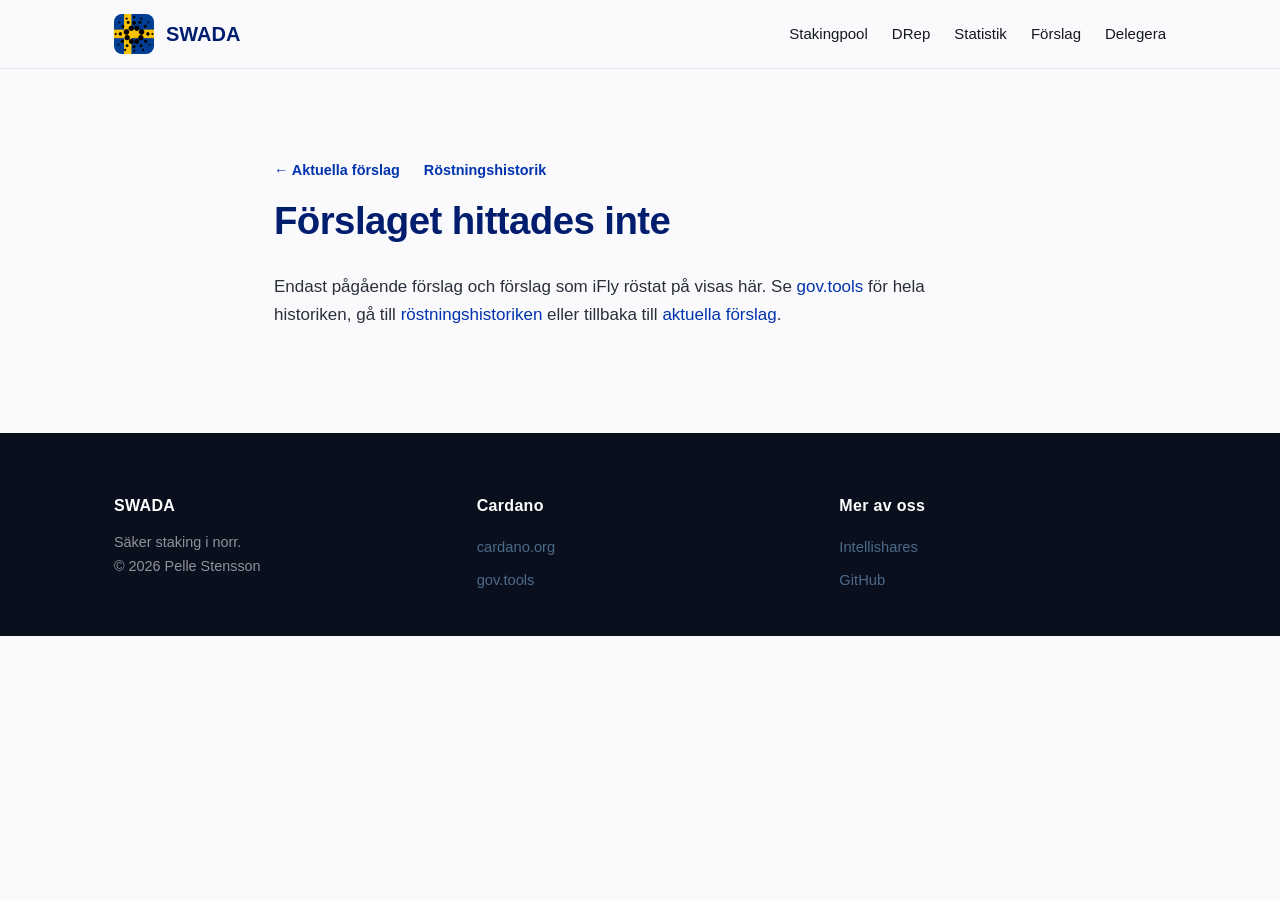
<file: forslag.html>
<!DOCTYPE html>
<html lang="sv">
<head>
  <meta charset="UTF-8">
  <meta name="viewport" content="width=device-width, initial-scale=1.0">
  <title>Styrningsförslag — SWADA</title>
  <meta name="description" content="SWADA förklarar Cardanos aktuella styrningsförslag på enkel svenska — och visar hur DRep iFly har röstat.">
  <meta name="robots" content="noindex">
  <link rel="icon" type="image/png" href="/assets/iFly.png">
  <link rel="stylesheet" href="/styles.css">
</head>
<body>

<header class="nav">
  <div class="nav-inner">
    <a href="/" class="brand">
      <img src="/assets/iFly.png" alt="SWADA-logotyp" width="40" height="40">
      <span>SWADA</span>
    </a>
    <nav>
      <a href="/#stakepool">Stakingpool</a>
      <a href="/#drep">DRep</a>
      <a href="/#performance">Statistik</a>
      <a href="/#proposals">Förslag</a>
      <a href="/#delegera">Delegera</a>
    </nav>
  </div>
</header>

<section class="section proposal-page">
  <div class="container proposal-container">
    <p class="breadcrumb-row">
      <a href="/#proposals" class="breadcrumb">← Aktuella förslag</a>
      <a href="/rostningar" class="breadcrumb">Röstningshistorik</a>
    </p>
    <div id="proposal-detail">
      <p class="muted feed-loading">Laddar förslag…</p>
    </div>
    <div id="proposal-more"></div>
  </div>
</section>

<footer>
  <div class="container footer-inner">
    <div class="footer-col">
      <strong>SWADA</strong>
      <p>Säker staking i norr.</p>
      <p class="muted">© 2026 Pelle Stensson</p>
    </div>
    <div class="footer-col">
      <strong>Cardano</strong>
      <ul>
        <li><a href="https://cardano.org" target="_blank" rel="noopener">cardano.org</a></li>
        <li><a href="https://gov.tools" target="_blank" rel="noopener">gov.tools</a></li>
      </ul>
    </div>
    <div class="footer-col">
      <strong>Mer av oss</strong>
      <ul>
        <li><a href="https://intellishares.io" target="_blank" rel="noopener">Intellishares</a></li>
        <li><a href="https://github.com/026iFly/swada" target="_blank" rel="noopener">GitHub</a></li>
      </ul>
    </div>
  </div>
</footer>

<script>
  const escape = (s) => String(s ?? "").replace(/[&<>"']/g, (c) => ({"&":"&amp;","<":"&lt;",">":"&gt;",'"':"&quot;","'":"&#39;"}[c]));
  const paras = (s) => String(s ?? "").trim().split(/\n{2,}/)
    .map((p) => `<p>${escape(p).replace(/\n/g, "<br>")}</p>`).join("");
  const fmtDate = (iso) => {
    if (!iso) return "";
    return new Date(iso).toLocaleString("sv-SE", { day: "numeric", month: "long", year: "numeric", hour: "2-digit", minute: "2-digit" });
  };
  const voteBadge = (vote) => {
    const map = {
      "Yes": ["vote-yes", "Röstade JA"],
      "No": ["vote-no", "Röstade NEJ"],
      "Abstain": ["vote-abstain", "AVSTOD"],
    };
    const [cls, label] = map[vote] || ["vote-abstain", escape(vote)];
    return `<span class="vote-badge ${cls}">${label}</span>`;
  };
  const typeLabels = {
    "TreasuryWithdrawals": "Treasury-uttag",
    "ParameterChange": "Parameterändring",
    "HardForkInitiation": "Hard fork",
    "InfoAction": "Informationsåtgärd",
    "NewConstitution": "Ny konstitution",
    "NoConfidence": "Misstroende",
    "NewCommittee": "Ny kommitté",
  };
  const statusLabels = {
    "ratified": ["status-done", "Ratificerad"],
    "enacted": ["status-done", "Antagen"],
    "expired": ["status-closed", "Löpte ut"],
    "dropped": ["status-closed", "Tillbakadragen"],
  };

  function renderDetail(p, note) {
    const title = p.title_sv || p.title_en;
    const summary = p.summary_sv || p.summary_en || "";
    const vote = p.ifly_vote;
    const rationale = note?.rationale_sv || vote?.rationale_sv || "";
    document.title = `${title} — SWADA`;
    return `
      <div class="feed-card-meta proposal-head-meta">
        <span class="feed-source proposal-type">${escape(typeLabels[p.type] || p.type)}</span>
        ${statusLabels[p.status]
          ? `<span class="status-chip ${statusLabels[p.status][0]}">${statusLabels[p.status][1]}</span>`
          : `<span class="feed-date">Löper ut epok ${escape(p.expiration_epoch)}</span>`}
        ${p.deposit_ada ? `<span class="feed-date">Deposit: ${p.deposit_ada.toLocaleString("sv-SE")} ₳</span>` : ""}
      </div>
      <h1 class="proposal-title">${escape(title)}</h1>

      ${note?.explain_sv ? `
        <div class="swada-note detail-block">
          <h4>SWADA förklarar</h4>
          ${paras(note.explain_sv)}
        </div>` : ""}

      <div class="ifly-vote detail-block">
        <h4>Så röstade iFly</h4>
        ${vote ? `
          <p class="vote-line">${voteBadge(vote.vote)}${vote.block_time ? ` <span class="muted">${escape(fmtDate(vote.block_time))}</span>` : ""}</p>
          ${rationale ? `<div class="vote-rationale">${paras(rationale)}</div>` : '<p class="muted">Ingen skriven motivering ännu.</p>'}
        ` : '<p class="muted">iFly har inte röstat på det här förslaget ännu. Rösten visas här automatiskt när den registrerats på kedjan.</p>'}
      </div>

      ${summary ? `
        <div class="detail-block">
          <h4>Förslagets egen sammanfattning${p.summary_sv ? " (maskinöversatt)" : ""}</h4>
          ${paras(summary)}
        </div>` : ""}

      <div class="proposal-actions">
        <a href="${escape(p.url)}" target="_blank" rel="noopener" class="btn btn-primary">Läs hela förslaget på gov.tools →</a>
      </div>
      <p class="muted small proposal-id-line">${escape(p.proposal_id)}</p>`;
  }

  function renderMore(items, currentId) {
    const others = items.filter((p) => p.proposal_id !== currentId);
    if (!others.length) return "";
    return `
      <h3 class="subhdr">Fler aktuella förslag</h3>
      <ul class="more-proposals">
        ${others.map((p) => `
          <li>
            <a href="/forslag?id=${encodeURIComponent(p.proposal_id)}">${escape(p.title_sv || p.title_en)}</a>
            ${p.ifly_vote ? voteBadge(p.ifly_vote.vote) : ""}
          </li>`).join("")}
      </ul>`;
  }

  async function load() {
    const id = new URLSearchParams(location.search).get("id");
    const el = document.getElementById("proposal-detail");
    try {
      const [propsResp, notesResp] = await Promise.all([
        fetch("/data/proposals.json", { cache: "no-cache" }),
        fetch("/data/proposal-notes.json", { cache: "no-cache" }).catch(() => null),
      ]);
      if (!propsResp.ok) throw new Error(`HTTP ${propsResp.status}`);
      const items = (await propsResp.json()).items || [];
      const notes = notesResp?.ok ? await notesResp.json() : {};
      let p = items.find((x) => x.proposal_id === id);
      if (!p) {
        // Not an active proposal — check the voting-history archive.
        try {
          const votesResp = await fetch("/data/votes.json", { cache: "no-cache" });
          if (votesResp.ok) {
            p = ((await votesResp.json()).items || []).find((x) => x.proposal_id === id);
          }
        } catch { /* archive optional */ }
      }
      if (!p) {
        el.innerHTML = `<h1 class="proposal-title">Förslaget hittades inte</h1>
          <p>Endast pågående förslag och förslag som iFly röstat på visas här.
          Se <a href="https://gov.tools" target="_blank" rel="noopener">gov.tools</a> för hela historiken,
          gå till <a href="/rostningar">röstningshistoriken</a>
          eller tillbaka till <a href="/#proposals">aktuella förslag</a>.</p>`;
        return;
      }
      el.innerHTML = renderDetail(p, notes[p.proposal_id]);
      document.getElementById("proposal-more").innerHTML = renderMore(items, id);
    } catch (e) {
      el.innerHTML = `<p class="muted">Kunde inte ladda förslaget (${escape(e.message)}).</p>`;
    }
  }
  load();
</script>

</body>
</html>
</file>
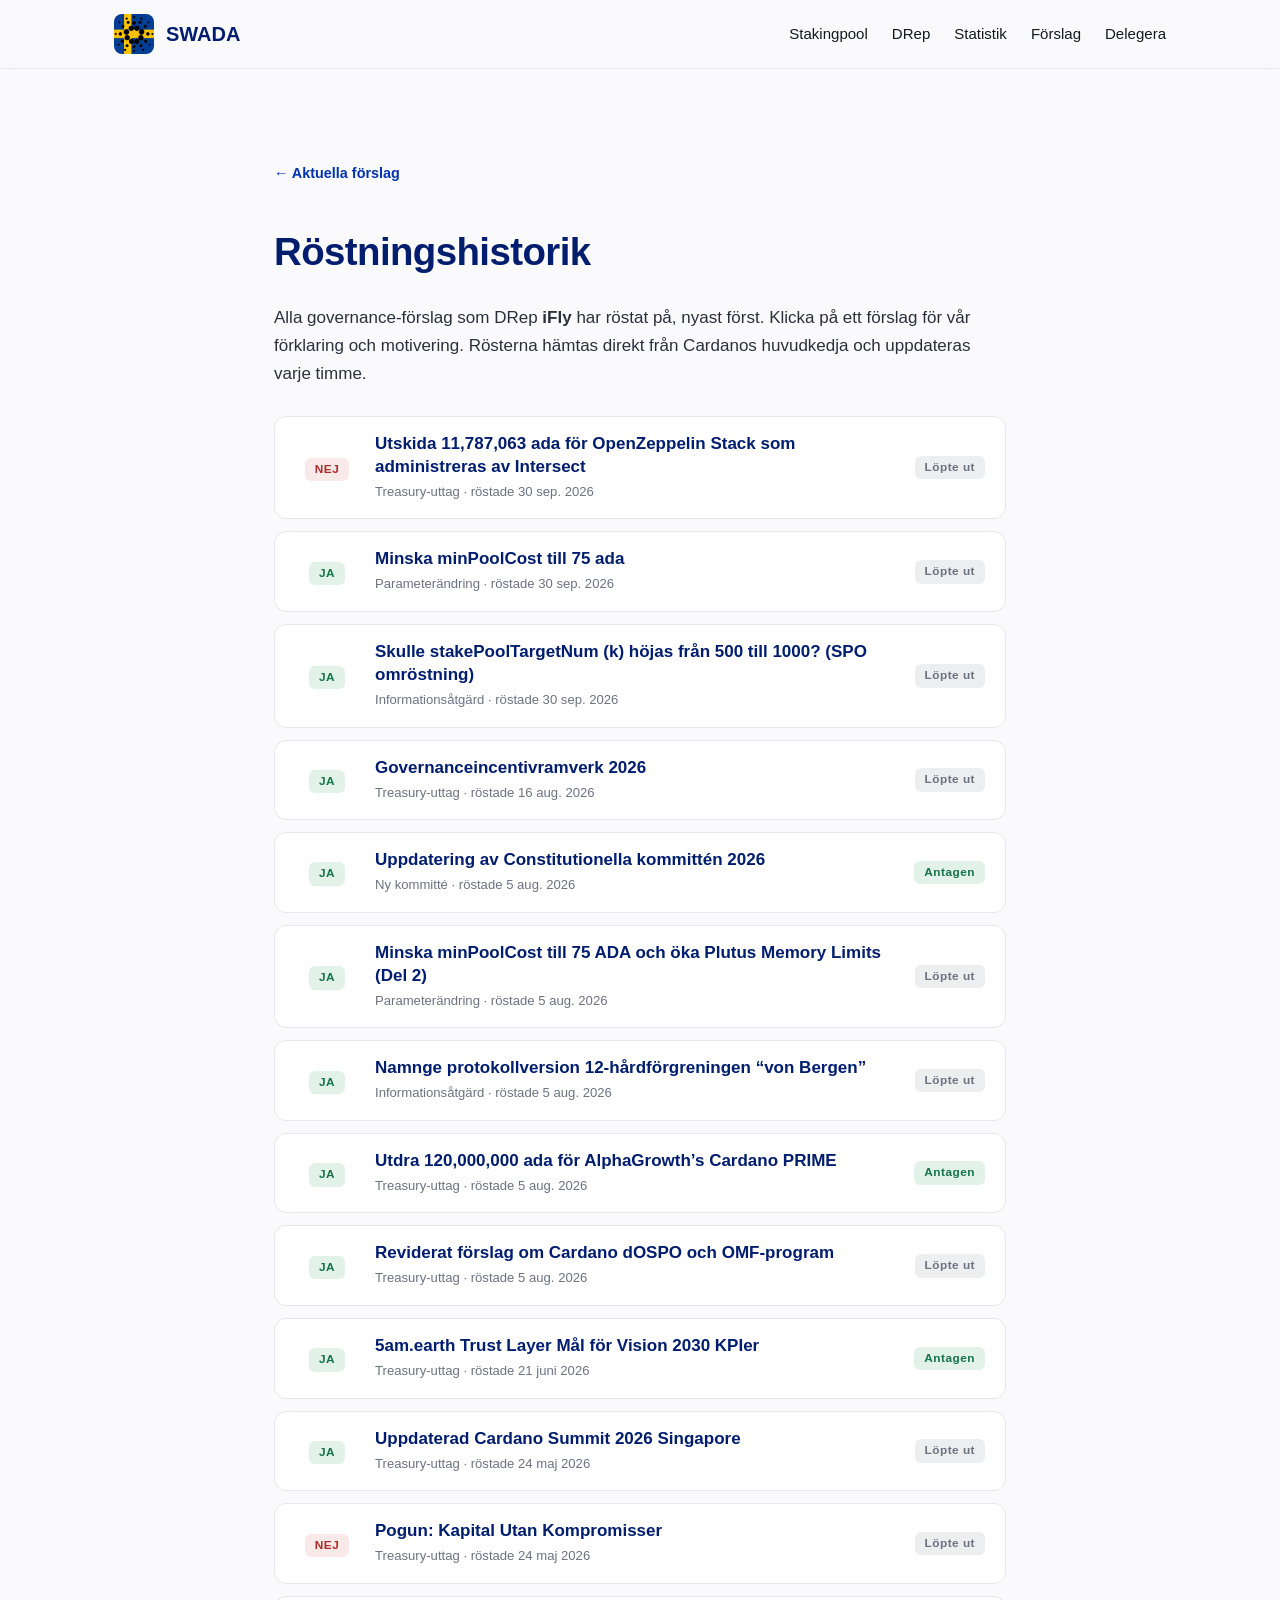
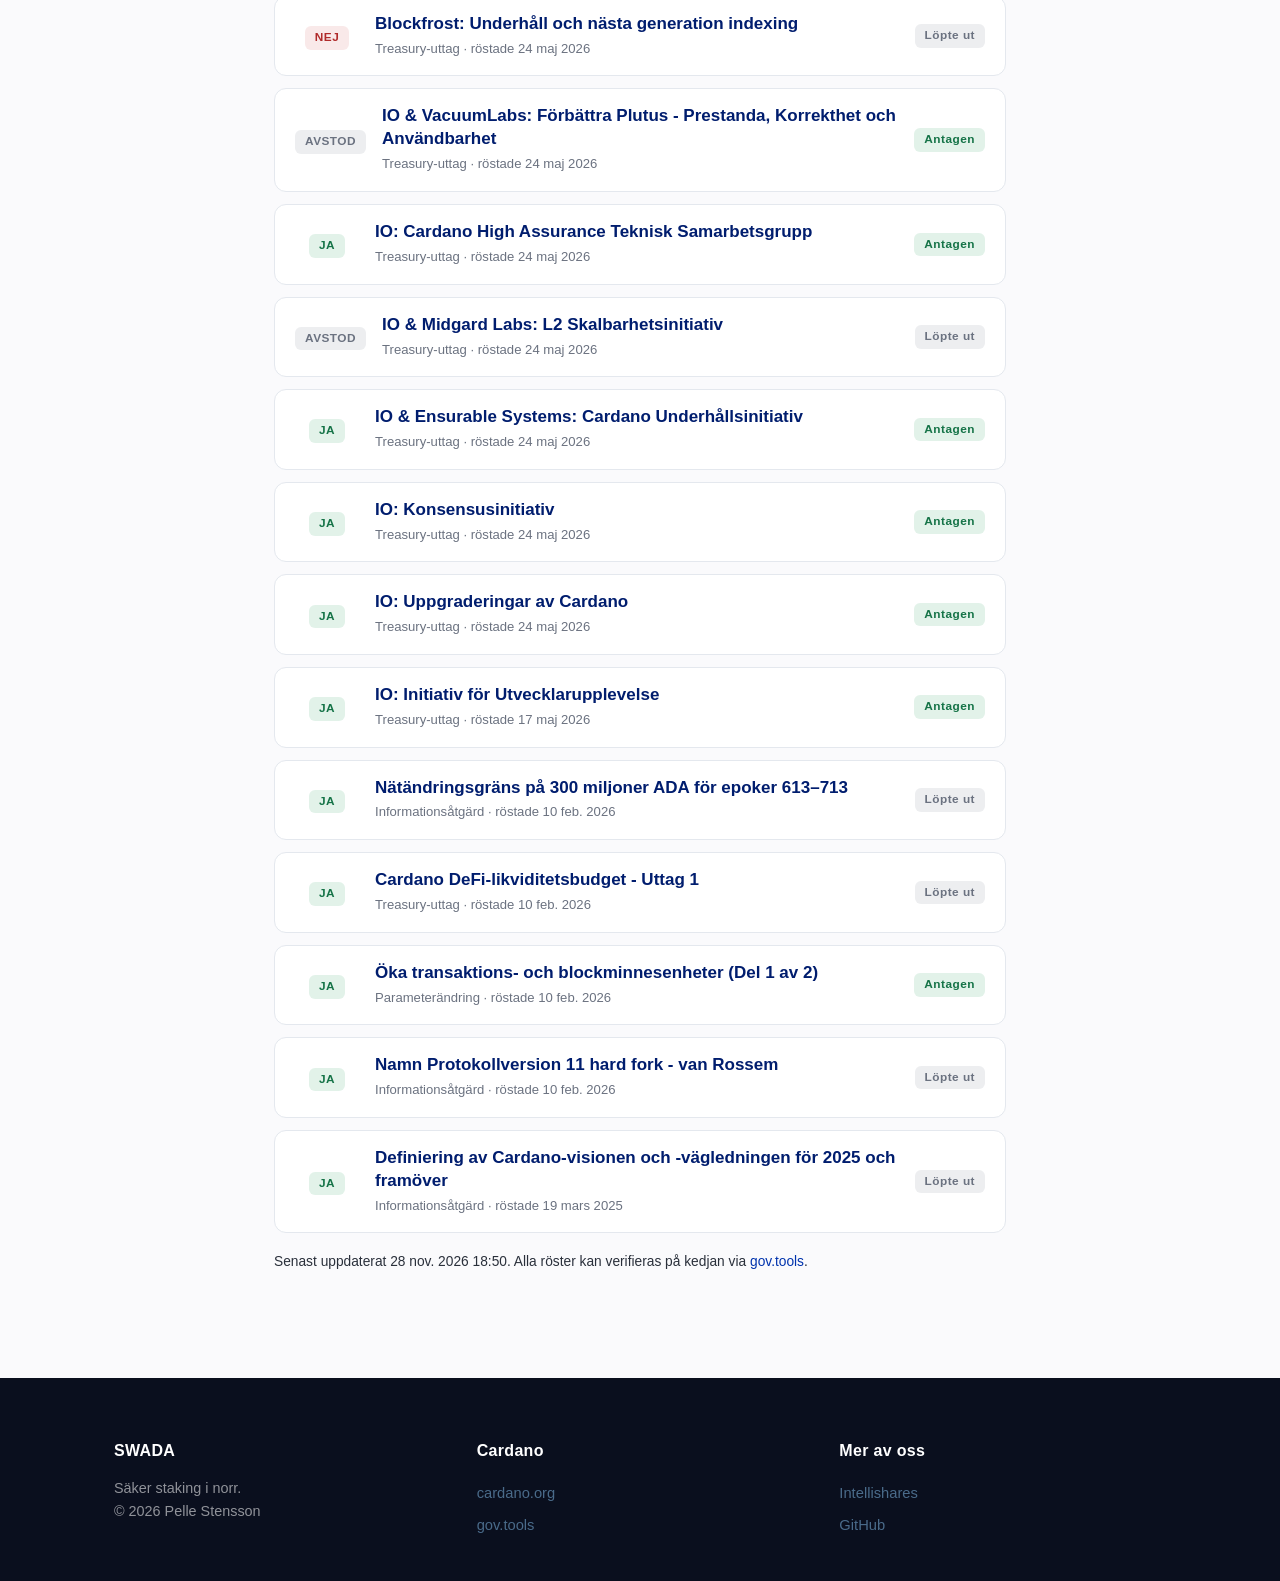
<file: rostningar.html>
<!DOCTYPE html>
<html lang="sv">
<head>
  <meta charset="UTF-8">
  <meta name="viewport" content="width=device-width, initial-scale=1.0">
  <title>Röstningshistorik — SWADA</title>
  <meta name="description" content="Alla styrningsförslag som DRep iFly har röstat på — med förklaring och motivering på svenska.">
  <link rel="icon" type="image/png" href="/assets/iFly.png">
  <link rel="stylesheet" href="/styles.css">
</head>
<body>

<header class="nav">
  <div class="nav-inner">
    <a href="/" class="brand">
      <img src="/assets/iFly.png" alt="SWADA-logotyp" width="40" height="40">
      <span>SWADA</span>
    </a>
    <nav>
      <a href="/#stakepool">Stakingpool</a>
      <a href="/#drep">DRep</a>
      <a href="/#performance">Statistik</a>
      <a href="/#proposals">Förslag</a>
      <a href="/#delegera">Delegera</a>
    </nav>
  </div>
</header>

<section class="section proposal-page">
  <div class="container proposal-container">
    <a href="/#proposals" class="breadcrumb">← Aktuella förslag</a>
    <h1 class="proposal-title">Röstningshistorik</h1>
    <p>Alla governance-förslag som DRep <strong>iFly</strong> har röstat på, nyast först.
    Klicka på ett förslag för vår förklaring och motivering. Rösterna hämtas direkt från
    Cardanos huvudkedja och uppdateras varje timme.</p>
    <div id="votes-list">
      <p class="muted feed-loading">Laddar röstningshistorik…</p>
    </div>
    <p class="feed-meta">Senast uppdaterat <span id="votes-updated">—</span>.
    Alla röster kan verifieras på kedjan via <a href="https://gov.tools" target="_blank" rel="noopener">gov.tools</a>.</p>
  </div>
</section>

<footer>
  <div class="container footer-inner">
    <div class="footer-col">
      <strong>SWADA</strong>
      <p>Säker staking i norr.</p>
      <p class="muted">© 2026 Pelle Stensson</p>
    </div>
    <div class="footer-col">
      <strong>Cardano</strong>
      <ul>
        <li><a href="https://cardano.org" target="_blank" rel="noopener">cardano.org</a></li>
        <li><a href="https://gov.tools" target="_blank" rel="noopener">gov.tools</a></li>
      </ul>
    </div>
    <div class="footer-col">
      <strong>Mer av oss</strong>
      <ul>
        <li><a href="https://intellishares.io" target="_blank" rel="noopener">Intellishares</a></li>
        <li><a href="https://github.com/026iFly/swada" target="_blank" rel="noopener">GitHub</a></li>
      </ul>
    </div>
  </div>
</footer>

<script>
  const escape = (s) => String(s ?? "").replace(/[&<>"']/g, (c) => ({"&":"&amp;","<":"&lt;",">":"&gt;",'"':"&quot;","'":"&#39;"}[c]));
  const fmtDate = (iso) => {
    if (!iso) return "";
    return new Date(iso).toLocaleDateString("sv-SE", { day: "numeric", month: "short", year: "numeric" });
  };
  const voteBadge = (vote) => {
    const map = {
      "Yes": ["vote-yes", "JA"],
      "No": ["vote-no", "NEJ"],
      "Abstain": ["vote-abstain", "AVSTOD"],
    };
    const [cls, label] = map[vote] || ["vote-abstain", escape(vote)];
    return `<span class="vote-badge ${cls}">${label}</span>`;
  };
  const typeLabels = {
    "TreasuryWithdrawals": "Treasury-uttag",
    "ParameterChange": "Parameterändring",
    "HardForkInitiation": "Hard fork",
    "InfoAction": "Informationsåtgärd",
    "NewConstitution": "Ny konstitution",
    "NoConfidence": "Misstroende",
    "NewCommittee": "Ny kommitté",
  };
  const statusLabels = {
    "active": ["status-active", "Pågår"],
    "ratified": ["status-done", "Ratificerad"],
    "enacted": ["status-done", "Antagen"],
    "expired": ["status-closed", "Löpte ut"],
    "dropped": ["status-closed", "Tillbakadragen"],
  };
  const statusChip = (status) => {
    const [cls, label] = statusLabels[status] || ["status-closed", escape(status || "")];
    return status ? `<span class="status-chip ${cls}">${label}</span>` : "";
  };

  async function load() {
    const el = document.getElementById("votes-list");
    try {
      const r = await fetch("/data/votes.json", { cache: "no-cache" });
      if (!r.ok) throw new Error(`HTTP ${r.status}`);
      const j = await r.json();
      const items = j.items || [];
      if (!items.length) {
        el.innerHTML = '<p class="muted">Inga röster registrerade ännu.</p>';
        return;
      }
      el.innerHTML = `<ul class="vote-rows">` + items.map((p) => `
        <li>
          <a class="vote-row" href="/forslag?id=${encodeURIComponent(p.proposal_id)}">
            <div class="vote-row-badge">${p.ifly_vote ? voteBadge(p.ifly_vote.vote) : ""}</div>
            <div class="vote-row-main">
              <span class="vote-row-title">${escape(p.title_sv || p.title_en)}</span>
              <span class="vote-row-meta">
                ${escape(typeLabels[p.type] || p.type)}
                ${p.ifly_vote?.block_time ? ` · röstade ${escape(fmtDate(p.ifly_vote.block_time))}` : ""}
              </span>
            </div>
            ${statusChip(p.status)}
          </a>
        </li>`).join("") + `</ul>`;
      if (j.fetched_at) {
        document.getElementById("votes-updated").textContent =
          new Date(j.fetched_at).toLocaleString("sv-SE", { day: "numeric", month: "short", year: "numeric", hour: "2-digit", minute: "2-digit" });
      }
    } catch (e) {
      el.innerHTML = `<p class="muted">Kunde inte ladda röstningshistoriken (${escape(e.message)}).</p>`;
    }
  }
  load();
</script>

</body>
</html>
</file>
<file: styles.css>
/* SWADA — Cardano blue + slate accent, Swedish yellow highlights */

:root {
  --cardano-blue: #0033AD;
  --cardano-deep: #001D6E;
  --cardano-light: #4F6BED;
  /* Slate accent replaces the turquoise — more serious, financial feel */
  --accent: #4A6B8A;
  --accent-deep: #2F4A66;
  --swedish-yellow: #FECC02;
  --swedish-blue: #006AA7;
  --bg: #FAFAFC;
  --bg-alt: #F1F4F9;
  --text: #14181F;
  --muted: #6B7280;
  --border: #E4E8EE;
  --dark: #0A0F1E;
  --max: 1100px;
}

* { box-sizing: border-box; margin: 0; padding: 0; }
html { scroll-behavior: smooth; }
body {
  font-family: -apple-system, BlinkMacSystemFont, "Segoe UI", Inter, Roboto, sans-serif;
  font-size: 17px;
  line-height: 1.65;
  color: var(--text);
  background: var(--bg);
  -webkit-font-smoothing: antialiased;
}

a { color: var(--cardano-blue); text-decoration: none; transition: color 0.15s; }
a:hover { color: var(--accent-deep); }

.container { max-width: var(--max); margin: 0 auto; padding: 0 24px; }

/* ===== NAV ===== */
.nav {
  position: sticky; top: 0; z-index: 50;
  background: rgba(250, 250, 252, 0.85);
  backdrop-filter: saturate(180%) blur(12px);
  -webkit-backdrop-filter: saturate(180%) blur(12px);
  border-bottom: 1px solid var(--border);
}
.nav-inner {
  max-width: var(--max);
  margin: 0 auto;
  padding: 14px 24px;
  display: flex;
  align-items: center;
  justify-content: space-between;
}
.brand {
  display: flex; align-items: center; gap: 12px;
  font-weight: 700; font-size: 1.25rem;
  color: var(--cardano-deep);
}
.brand img { border-radius: 8px; }
.nav nav { display: flex; gap: 24px; font-size: 0.94rem; }
.nav nav a {
  color: var(--text);
  font-weight: 500;
}
.nav nav a:hover { color: var(--cardano-blue); }

/* ===== HERO ===== */
.hero {
  position: relative;
  padding: 110px 24px 90px;
  text-align: center;
  color: white;
  overflow: hidden;
  background:
    radial-gradient(at top, var(--cardano-light) 0%, transparent 60%),
    linear-gradient(180deg, var(--cardano-blue) 0%, var(--cardano-deep) 100%);
}
.hero-bg {
  position: absolute; inset: 0;
  pointer-events: none;
  opacity: 0.35;
}
.hero-grid {
  position: absolute; inset: -10% -10%;
  background-image:
    radial-gradient(circle at 20% 30%, var(--accent) 0, transparent 30%),
    radial-gradient(circle at 80% 70%, var(--swedish-yellow) 0, transparent 35%);
  filter: blur(60px);
}
.hero-content {
  position: relative;
  max-width: 760px;
  margin: 0 auto;
}
.hero-logo {
  border-radius: 24px;
  margin-bottom: 28px;
  box-shadow: 0 20px 60px rgba(0,0,0,0.3);
}
.hero h1 {
  font-size: clamp(2.8rem, 6vw, 4.4rem);
  font-weight: 800;
  letter-spacing: -0.02em;
  margin-bottom: 12px;
  background: linear-gradient(90deg, white 0%, var(--accent) 50%, var(--swedish-yellow) 100%);
  -webkit-background-clip: text;
  background-clip: text;
  -webkit-text-fill-color: transparent;
}
.tagline {
  font-size: 1.4rem;
  font-weight: 500;
  color: var(--accent);
  margin-bottom: 24px;
}
.lead {
  font-size: 1.1rem;
  color: rgba(255,255,255,0.85);
  margin-bottom: 36px;
}
.hero-cta {
  display: flex; gap: 16px; justify-content: center; flex-wrap: wrap;
}

/* ===== BUTTONS ===== */
.btn {
  display: inline-block;
  padding: 14px 28px;
  border-radius: 10px;
  font-weight: 600;
  font-size: 1rem;
  transition: transform 0.12s, box-shadow 0.15s, background 0.15s;
  cursor: pointer;
  border: none;
}
.btn-primary {
  background: var(--swedish-yellow);
  color: var(--cardano-deep);
  box-shadow: 0 8px 24px rgba(254, 204, 2, 0.35);
}
.btn-primary:hover {
  transform: translateY(-2px);
  box-shadow: 0 12px 32px rgba(254, 204, 2, 0.45);
  color: var(--cardano-deep);
}
.btn-secondary {
  background: transparent;
  color: white;
  border: 1.5px solid rgba(255,255,255,0.4);
}
.btn-secondary:hover {
  background: rgba(255,255,255,0.1);
  border-color: white;
  color: white;
}

/* ===== STATS ===== */
.stats {
  padding: 60px 0;
  background: white;
  border-bottom: 1px solid var(--border);
}
.stat-grid {
  display: grid;
  grid-template-columns: repeat(auto-fit, minmax(150px, 1fr));
  gap: 28px;
}
.stat {
  display: flex; flex-direction: column;
  align-items: center;
  text-align: center;
}
.stat-label {
  font-size: 0.8rem;
  text-transform: uppercase;
  letter-spacing: 0.08em;
  color: var(--muted);
  margin-bottom: 6px;
}
.stat-value {
  font-size: 1.5rem;
  font-weight: 700;
  color: var(--cardano-deep);
}

/* ===== SECTION ===== */
.section {
  padding: 90px 0;
}
.section-alt {
  background: var(--bg-alt);
}
.section h2 {
  font-size: clamp(1.8rem, 4vw, 2.6rem);
  font-weight: 800;
  letter-spacing: -0.015em;
  margin-bottom: 24px;
  color: var(--cardano-deep);
}
.section h2::after {
  content: '';
  display: block;
  width: 56px; height: 4px;
  background: linear-gradient(90deg, var(--cardano-blue), var(--accent), var(--swedish-yellow));
  border-radius: 2px;
  margin-top: 14px;
}
.section h3 {
  font-size: 1.3rem;
  margin: 24px 0 10px;
  color: var(--cardano-blue);
}
.section p {
  margin-bottom: 14px;
  color: #2A303B;
}
.note {
  background: white;
  border-left: 4px solid var(--accent);
  padding: 18px 22px;
  border-radius: 8px;
  margin-top: 28px;
  color: var(--text);
}
.section-alt .note {
  background: white;
}

.two-col {
  display: grid;
  grid-template-columns: 1fr 1fr;
  gap: 48px;
  margin-top: 32px;
}
@media (max-width: 760px) {
  .two-col { grid-template-columns: 1fr; gap: 32px; }
}

/* ===== CARDS ===== */
.cards {
  display: grid;
  grid-template-columns: repeat(auto-fit, minmax(220px, 1fr));
  gap: 22px;
  margin-top: 36px;
}
.card {
  background: white;
  border: 1px solid var(--border);
  border-radius: 14px;
  padding: 28px 24px;
  transition: transform 0.15s, box-shadow 0.15s, border-color 0.15s;
}
.card:hover {
  transform: translateY(-4px);
  box-shadow: 0 18px 40px rgba(0, 51, 173, 0.08);
  border-color: var(--accent);
}
.card-icon {
  font-size: 2rem;
  margin-bottom: 10px;
}
.card h3 { margin-top: 0; }
.card p { margin: 0; color: var(--text); }

/* ===== DREP CARD ===== */
.drep-card {
  background: linear-gradient(135deg, var(--cardano-deep) 0%, var(--cardano-blue) 100%);
  color: white;
  border-radius: 16px;
  padding: 36px 32px;
  text-align: center;
  box-shadow: 0 24px 60px rgba(0, 51, 173, 0.25);
}
.drep-logo {
  border-radius: 18px;
  margin-bottom: 16px;
  border: 3px solid var(--swedish-yellow);
}
.drep-card h4 {
  font-size: 1.6rem;
  color: var(--swedish-yellow);
  margin-bottom: 8px;
}
.drep-card .drep-id {
  font-family: ui-monospace, "SF Mono", Menlo, monospace;
  font-size: 0.7rem;
  color: #FFFFFF;
  white-space: nowrap;
  overflow-x: auto;
  margin-bottom: 22px;
  background: rgba(0,0,0,0.35);
  padding: 8px 12px;
  border-radius: 6px;
}
.drep-principles {
  text-align: left;
  list-style: none;
  padding: 0;
  margin: 0;
}
.drep-principles li {
  padding: 9px 0 9px 28px;
  position: relative;
  font-size: 0.93rem;
  border-bottom: 1px solid rgba(255,255,255,0.08);
}
.drep-principles li::before {
  content: '✓';
  position: absolute;
  left: 0;
  color: var(--swedish-yellow);
  font-weight: bold;
}
.drep-principles li:last-child { border-bottom: none; }

/* ===== STEPS ===== */
.steps {
  display: grid;
  gap: 22px;
  margin-top: 36px;
}
.step {
  background: white;
  border-radius: 14px;
  padding: 26px 28px 26px 88px;
  position: relative;
  border: 1px solid var(--border);
}
.step-num {
  position: absolute;
  left: 24px; top: 24px;
  width: 44px; height: 44px;
  background: linear-gradient(135deg, var(--cardano-blue), var(--accent));
  color: white;
  border-radius: 50%;
  display: flex; align-items: center; justify-content: center;
  font-size: 1.3rem;
  font-weight: 800;
}
.step h3 { margin-top: 0; margin-bottom: 8px; color: var(--cardano-deep); }
.step p { margin: 0; }
.step pre {
  background: #E9EDF4;
  border: 1px solid var(--border);
  color: #1E2633;
  padding: 12px 16px;
  border-radius: 8px;
  font-size: 0.84rem;
  margin-top: 10px;
  overflow-x: auto;
  font-family: ui-monospace, "SF Mono", Menlo, monospace;
}

/* ===== PROJECT CARD ===== */
.project-card {
  background: white;
  border: 1px solid var(--border);
  border-radius: 14px;
  padding: 28px;
  margin-top: 12px;
}
.section-alt .project-card { background: var(--bg); }
.project-card h4 {
  font-size: 1.4rem;
  color: var(--swedish-blue);
  margin-bottom: 10px;
}
.project-card .btn {
  margin-top: 12px;
  background: var(--swedish-yellow);
  color: var(--cardano-deep);
  display: inline-block;
}

/* ===== CONTACT ===== */
.contact-section {
  text-align: center;
}
.contact-section h2::after {
  margin-left: auto; margin-right: auto;
}
.contact-btn {
  margin: 24px 0 16px;
  font-family: ui-monospace, "SF Mono", Menlo, monospace;
}

.muted { color: var(--muted); }
.small { font-size: 0.86rem; }

/* ===== FOOTER ===== */
footer {
  background: var(--dark);
  color: rgba(255,255,255,0.7);
  padding: 60px 0 40px;
}
.footer-inner {
  display: grid;
  grid-template-columns: repeat(auto-fit, minmax(160px, 1fr));
  gap: 36px;
}
.footer-col strong {
  color: white;
  font-size: 1rem;
  display: block;
  margin-bottom: 12px;
  letter-spacing: 0.02em;
}
.footer-col ul {
  list-style: none;
  padding: 0;
  margin: 0;
}
.footer-col ul li {
  padding: 4px 0;
  font-size: 0.92rem;
}
.footer-col a {
  color: var(--accent);
}
.footer-col a:hover {
  color: var(--swedish-yellow);
}
.footer-col p {
  font-size: 0.9rem;
  color: rgba(255,255,255,0.55);
}

/* ===== FEEDS (news + proposals) ===== */
.feed {
  display: grid;
  grid-template-columns: repeat(auto-fill, minmax(300px, 1fr));
  gap: 18px;
  margin: 28px 0 16px;
}
.feed-loading {
  grid-column: 1 / -1;
  text-align: center;
  padding: 32px;
  color: var(--muted);
}
.feed-card {
  background: white;
  border: 1px solid var(--border);
  border-radius: 12px;
  padding: 20px 22px;
  display: flex;
  flex-direction: column;
  gap: 8px;
  text-decoration: none;
  color: var(--text);
  transition: transform 0.12s, box-shadow 0.15s, border-color 0.15s;
}
.feed-card:hover {
  transform: translateY(-3px);
  box-shadow: 0 14px 32px rgba(0, 51, 173, 0.1);
  border-color: var(--accent);
}
.feed-card-meta {
  display: flex;
  flex-wrap: wrap;
  align-items: center;
  gap: 8px;
  font-size: 0.78rem;
}
.feed-source {
  background: rgba(0, 51, 173, 0.08);
  color: var(--cardano-blue);
  padding: 3px 9px;
  border-radius: 6px;
  font-weight: 600;
  letter-spacing: 0.02em;
}
.proposal-card .proposal-type {
  background: rgba(45, 216, 183, 0.15);
  color: var(--accent-deep);
}
.feed-date {
  color: var(--muted);
}
.feed-lang {
  margin-left: auto;
  background: var(--swedish-yellow);
  color: var(--cardano-deep);
  padding: 2px 7px;
  border-radius: 4px;
  font-size: 0.7rem;
  font-weight: 700;
  letter-spacing: 0.06em;
}
.feed-title {
  font-size: 1.05rem;
  font-weight: 700;
  line-height: 1.35;
  color: var(--cardano-deep);
  margin: 4px 0 0;
}
.feed-card:hover .feed-title { color: var(--cardano-blue); }
.feed-summary {
  font-size: 0.92rem;
  color: #404757;
  margin: 0;
  line-height: 1.55;
  display: -webkit-box;
  -webkit-line-clamp: 4;
  -webkit-box-orient: vertical;
  overflow: hidden;
}
.feed-stats {
  display: flex;
  gap: 14px;
  font-size: 0.84rem;
  color: var(--muted);
  margin-top: auto;
  padding-top: 4px;
}
.feed-meta {
  font-size: 0.86rem;
  color: var(--muted);
  margin-top: 18px !important;
}
.proposal-card {
  border-left: 3px solid var(--accent);
}
.section-alt .feed-card {
  background: var(--bg);
}

/* ===== PROPOSAL DETAIL PAGE (/forslag) ===== */
.proposal-container { max-width: 780px; }
.breadcrumb {
  display: inline-block;
  font-size: 0.9rem;
  font-weight: 600;
  margin-bottom: 28px;
}
.proposal-title {
  font-size: clamp(1.7rem, 4vw, 2.4rem);
  font-weight: 800;
  letter-spacing: -0.015em;
  line-height: 1.25;
  color: var(--cardano-deep);
  margin: 14px 0 28px;
}
.proposal-head-meta { font-size: 0.86rem; }
.detail-block { margin-bottom: 32px; }
.detail-block h4 {
  font-size: 0.8rem;
  text-transform: uppercase;
  letter-spacing: 0.06em;
  color: var(--muted);
  margin: 0 0 10px;
}
.detail-block p { margin-bottom: 12px; }
.swada-note {
  background: white;
  border-left: 4px solid var(--swedish-yellow);
  border-radius: 8px;
  padding: 20px 24px;
}
.ifly-vote {
  background: white;
  border-left: 4px solid var(--cardano-blue);
  border-radius: 8px;
  padding: 20px 24px;
}
.proposal-actions { margin: 8px 0 20px; }
.proposal-id-line {
  font-family: ui-monospace, "SF Mono", Menlo, monospace;
  word-break: break-all;
}
.more-proposals {
  list-style: none;
  padding: 0;
  margin: 12px 0 0;
}
.more-proposals li {
  padding: 10px 0;
  border-bottom: 1px solid var(--border);
  display: flex;
  align-items: center;
  gap: 12px;
  justify-content: space-between;
}
.more-proposals li:last-child { border-bottom: none; }

/* ===== VOTING HISTORY (/rostningar) ===== */
.breadcrumb-row {
  display: flex;
  gap: 24px;
  margin-bottom: 28px;
}
.breadcrumb-row .breadcrumb { margin-bottom: 0; }
.vote-rows {
  list-style: none;
  padding: 0;
  margin: 28px 0 0;
}
.vote-rows li { margin-bottom: 12px; }
.vote-row {
  display: flex;
  align-items: center;
  gap: 16px;
  background: white;
  border: 1px solid var(--border);
  border-radius: 12px;
  padding: 16px 20px;
  color: var(--text);
  transition: transform 0.12s, box-shadow 0.15s, border-color 0.15s;
}
.vote-row:hover {
  transform: translateY(-2px);
  box-shadow: 0 10px 24px rgba(0, 51, 173, 0.1);
  border-color: var(--accent);
}
.vote-row-badge { flex-shrink: 0; min-width: 64px; text-align: center; }
.vote-row-main {
  display: flex;
  flex-direction: column;
  gap: 2px;
  min-width: 0;
}
.vote-row-title {
  font-weight: 700;
  color: var(--cardano-deep);
  line-height: 1.35;
}
.vote-row:hover .vote-row-title { color: var(--cardano-blue); }
.vote-row-meta {
  font-size: 0.82rem;
  color: var(--muted);
}
.status-chip {
  margin-left: auto;
  flex-shrink: 0;
  padding: 2px 10px;
  border-radius: 6px;
  font-size: 0.74rem;
  font-weight: 700;
  letter-spacing: 0.04em;
  white-space: nowrap;
}
.status-active { background: rgba(0, 51, 173, 0.08); color: var(--cardano-blue); }
.status-done { background: rgba(22, 145, 72, 0.12); color: #157347; }
.status-closed { background: rgba(107, 114, 128, 0.12); color: var(--muted); }
.proposal-head-meta .status-chip { margin-left: 0; }
@media (max-width: 560px) {
  .vote-row { flex-wrap: wrap; }
  .status-chip { margin-left: 80px; }
}
.vote-badge {
  display: inline-block;
  padding: 2px 10px;
  border-radius: 6px;
  font-size: 0.74rem;
  font-weight: 700;
  letter-spacing: 0.04em;
  white-space: nowrap;
}
.vote-yes { background: rgba(22, 145, 72, 0.12); color: #157347; }
.vote-no { background: rgba(190, 40, 40, 0.1); color: #B02A2A; }
.vote-abstain { background: rgba(107, 114, 128, 0.12); color: var(--muted); }
.vote-line { display: flex; align-items: center; gap: 10px; }
.vote-rationale {
  margin-top: 8px !important;
  font-style: italic;
  color: #404757;
}
.proposal-link {
  margin-left: auto;
  font-weight: 600;
  font-size: 0.86rem;
}

/* Epoch table states */
.reward-pending {
  background: rgba(254, 204, 2, 0.18);
  color: #8a6d00;
  padding: 2px 10px;
  border-radius: 6px;
  font-size: 0.8rem;
  font-weight: 600;
}
.block-badge {
  display: inline-block;
  min-width: 22px;
  text-align: center;
  background: rgba(22, 145, 72, 0.12);
  color: #157347;
  border-radius: 6px;
  font-weight: 700;
}
.row-current td { color: var(--muted); }
.epochs-toggle { margin-top: 36px; }
.epochs-toggle > summary {
  list-style: none;
  cursor: pointer;
  display: flex;
  align-items: baseline;
  gap: 14px;
}
.epochs-toggle > summary::-webkit-details-marker { display: none; }
.epochs-toggle .subhdr { margin: 0; }
.toggle-hint {
  font-size: 0.86rem;
  font-weight: 600;
  color: var(--cardano-blue);
}
.epochs-toggle[open] .toggle-hint { display: none; }
.epochs-toggle .perf-table-wrap { margin-top: 14px; }
.epoch-live {
  font-size: 0.72rem;
  text-transform: uppercase;
  letter-spacing: 0.05em;
  background: rgba(0, 51, 173, 0.08);
  color: var(--cardano-blue);
  padding: 1px 7px;
  border-radius: 5px;
  font-weight: 700;
}

/* ===== POOL PERFORMANCE (stats + epoch table) ===== */
.perf-grid {
  margin-top: 28px;
  grid-template-columns: repeat(auto-fit, minmax(170px, 1fr));
  gap: 16px;
}
.perf-stat {
  background: white;
  border: 1px solid var(--border);
  border-radius: 12px;
  padding: 20px 18px;
}
.subhdr {
  font-size: 1.15rem;
  margin: 36px 0 12px;
  color: var(--cardano-deep);
  font-weight: 700;
}
.perf-table-wrap {
  overflow-x: auto;
  background: white;
  border: 1px solid var(--border);
  border-radius: 12px;
  margin-top: 8px;
}
.perf-table {
  width: 100%;
  border-collapse: collapse;
  font-size: 0.93rem;
  min-width: 640px;
}
.perf-table th {
  text-align: left;
  padding: 14px 16px;
  font-size: 0.78rem;
  text-transform: uppercase;
  letter-spacing: 0.06em;
  color: var(--muted);
  background: var(--bg-alt);
  border-bottom: 1px solid var(--border);
  font-weight: 600;
}
.perf-table td {
  padding: 12px 16px;
  border-bottom: 1px solid var(--border);
  color: var(--text);
  font-variant-numeric: tabular-nums;
}
.perf-table tbody tr:last-child td {
  border-bottom: none;
}
.perf-table tbody tr:hover {
  background: var(--bg-alt);
}

@media (max-width: 640px) {
  .nav nav { display: none; }
  .hero { padding: 80px 24px 70px; }
  .section { padding: 64px 0; }
  .step { padding-left: 80px; }
  .feed { grid-template-columns: 1fr; }
}
</file>
